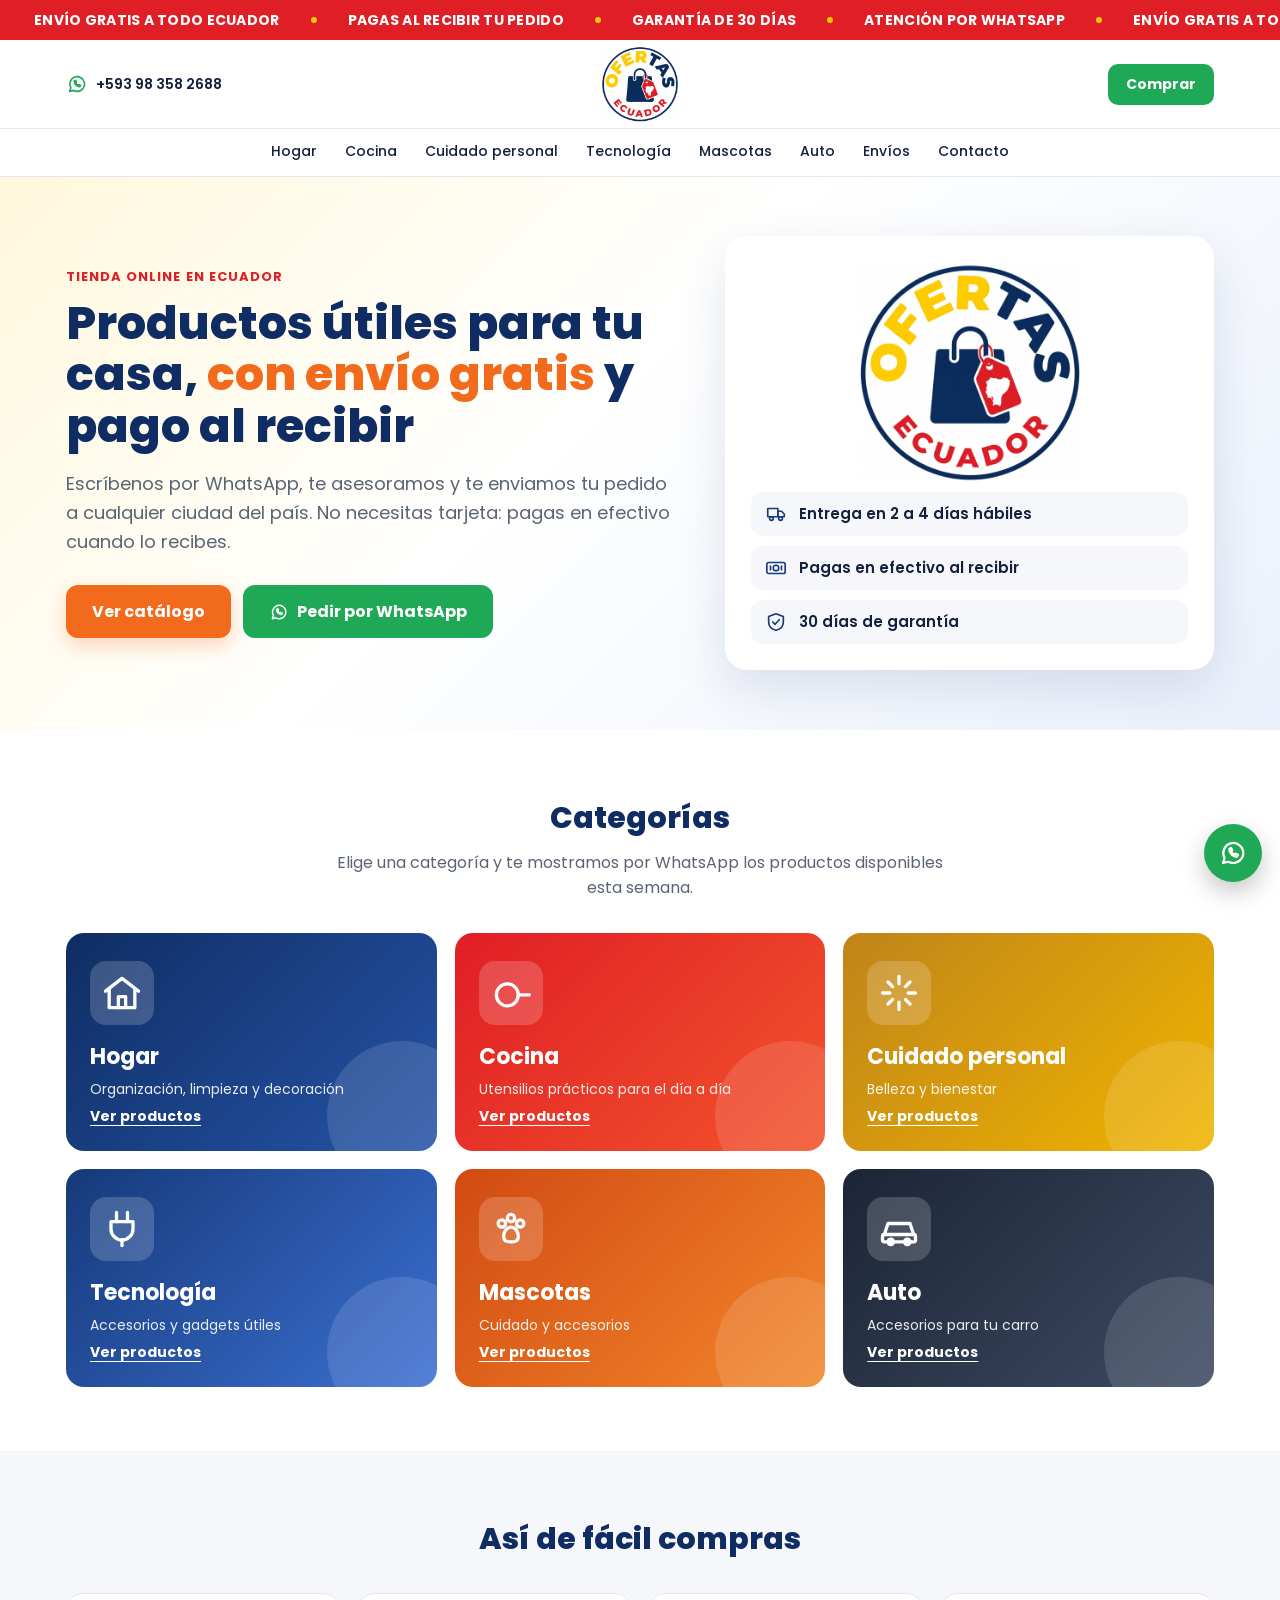
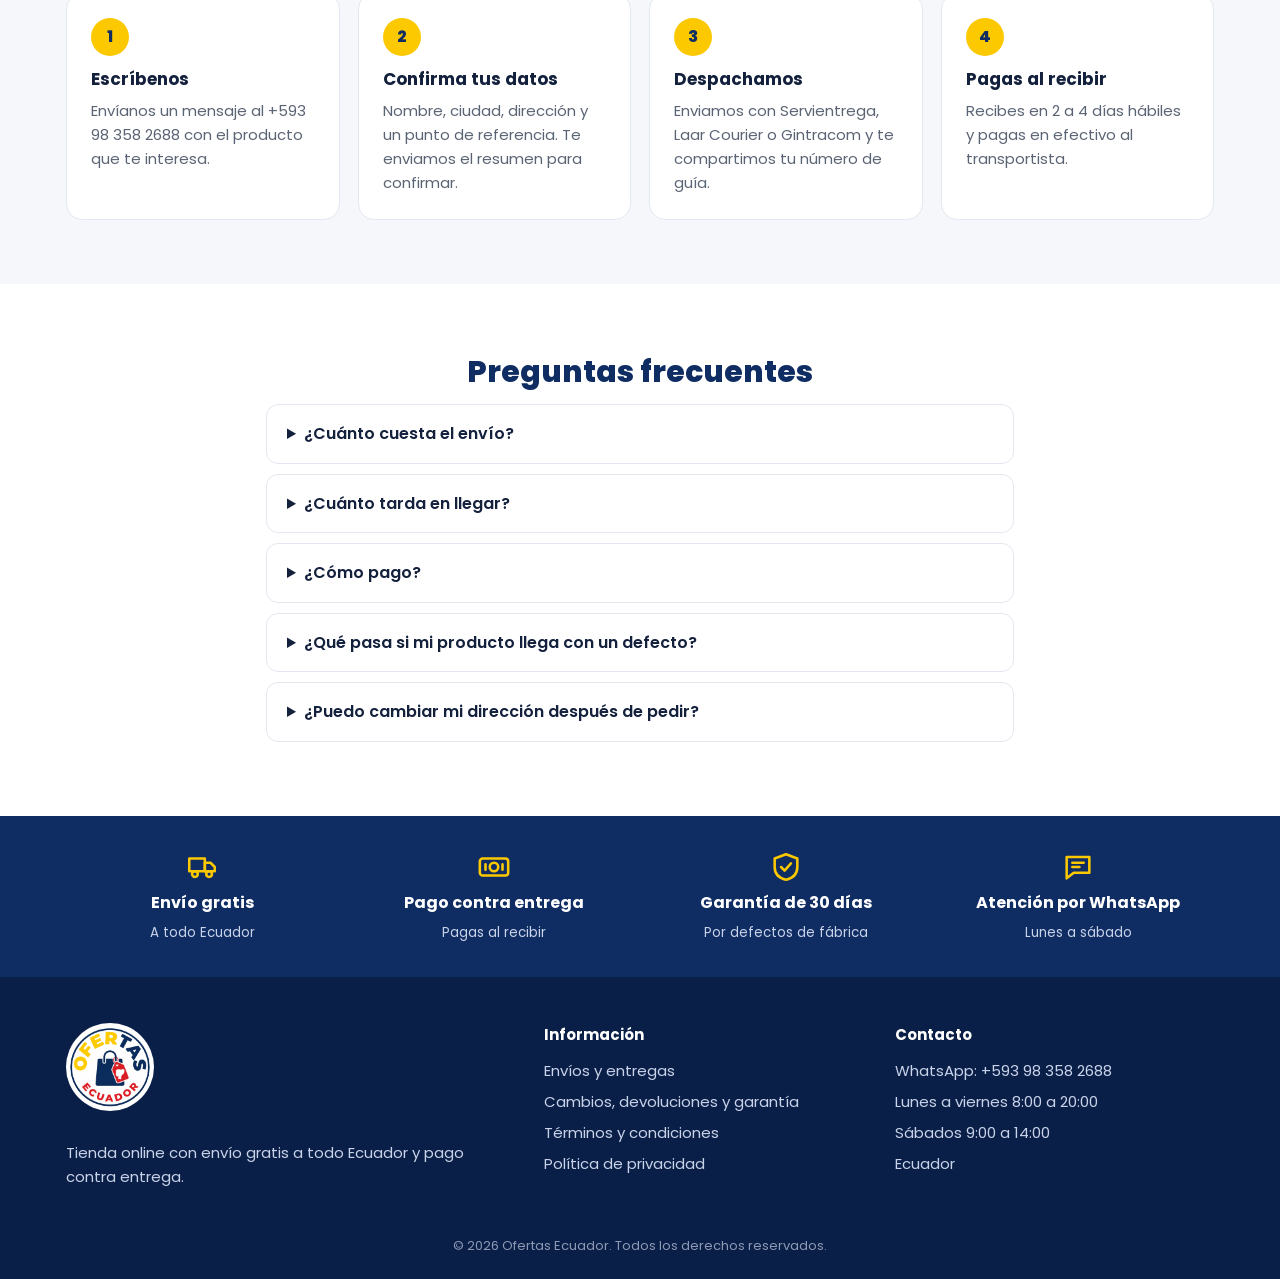
<file: index.html>
<!DOCTYPE html>
<html lang="es-EC">
<head>
<meta charset="utf-8">
<meta name="viewport" content="width=device-width, initial-scale=1">
<meta name="facebook-domain-verification" content="g6vfticiif0der3hz5231vrbm8hq7d" />
<title>Ofertas Ecuador | Envío gratis y pago contra entrega</title>
<meta name="description" content="Ofertas Ecuador: productos para el hogar, cocina, cuidado personal, tecnología, mascotas y auto con envío gratis a todo Ecuador y pago contra entrega.">
<link rel="icon" type="image/png" href="/favicon.png">
<link rel="preconnect" href="https://fonts.googleapis.com"><link rel="preconnect" href="https://fonts.gstatic.com" crossorigin>
<link href="https://fonts.googleapis.com/css2?family=Poppins:wght@400;500;600;700;800&display=swap" rel="stylesheet">
<link rel="stylesheet" href="/styles.css">
</head>
<body>
<div class="ticker" aria-label="Beneficios"><div class="ticker-track"><span>Envío gratis a todo Ecuador</span><span>Pagas al recibir tu pedido</span><span>Garantía de 30 días</span><span>Atención por WhatsApp</span><span>Envío gratis a todo Ecuador</span><span>Pagas al recibir tu pedido</span><span>Garantía de 30 días</span><span>Atención por WhatsApp</span><span>Envío gratis a todo Ecuador</span><span>Pagas al recibir tu pedido</span><span>Garantía de 30 días</span><span>Atención por WhatsApp</span><span>Envío gratis a todo Ecuador</span><span>Pagas al recibir tu pedido</span><span>Garantía de 30 días</span><span>Atención por WhatsApp</span></div></div>
<header class="header">
  <div class="wrap header-in">
    <a class="hdr-wa" href="https://wa.me/593983582688" target="_blank" rel="noopener"><svg class="ico" width="22" height="22" viewBox="0 0 24 24" fill="none" stroke="currentColor" stroke-width="1.8" stroke-linecap="round" stroke-linejoin="round" aria-hidden="true"><path d="M4 20l1.3-4A8 8 0 1112 20a8 8 0 01-3.8-1z"/><path d="M9 9c0 3 3 6 6 6l1-1.5-2-1-1 .8c-1-.5-2-1.5-2.4-2.4l.8-1-1-2z"/></svg><span>+593 98 358 2688</span></a>
    <a href="/" class="logo" aria-label="Ofertas Ecuador, inicio"><img src="/logo.png" alt="Ofertas Ecuador" width="76" height="76"></a>
    <a class="btn btn-wa sm" href="https://wa.me/593983582688?text=Hola,%20quiero%20hacer%20un%20pedido" target="_blank" rel="noopener">Comprar</a>
  </div>
  <nav class="catnav"><div class="wrap"><a href="/#categorias">Hogar</a><a href="/#categorias">Cocina</a><a href="/#categorias">Cuidado personal</a><a href="/#categorias">Tecnología</a><a href="/#categorias">Mascotas</a><a href="/#categorias">Auto</a><a href="/envios.html">Envíos</a><a href="/contacto.html">Contacto</a></div></nav>
</header>

<main>
<section class="hero">
  <div class="wrap hero-in">
    <div class="hero-copy">
      <p class="eyebrow">Tienda online en Ecuador</p>
      <h1>Productos útiles para tu casa, <span>con envío gratis</span> y pago al recibir</h1>
      <p class="lead">Escríbenos por WhatsApp, te asesoramos y te enviamos tu pedido a cualquier ciudad del país. No necesitas tarjeta: pagas en efectivo cuando lo recibes.</p>
      <div class="cta">
        <a class="btn btn-main" href="#categorias">Ver catálogo</a>
        <a class="btn btn-wa" href="https://wa.me/593983582688?text=Hola,%20quiero%20hacer%20un%20pedido" target="_blank" rel="noopener"><svg class="ico" width="20" height="20" viewBox="0 0 24 24" fill="none" stroke="currentColor" stroke-width="1.8" stroke-linecap="round" stroke-linejoin="round" aria-hidden="true"><path d="M4 20l1.3-4A8 8 0 1112 20a8 8 0 01-3.8-1z"/><path d="M9 9c0 3 3 6 6 6l1-1.5-2-1-1 .8c-1-.5-2-1.5-2.4-2.4l.8-1-1-2z"/></svg> Pedir por WhatsApp</a>
      </div>
    </div>
    <div class="hero-card">
      <img src="/logo.png" alt="Ofertas Ecuador" width="300" height="300">
      <ul>
        <li><svg class="ico" width="22" height="22" viewBox="0 0 24 24" fill="none" stroke="currentColor" stroke-width="1.8" stroke-linecap="round" stroke-linejoin="round" aria-hidden="true"><path d="M3 6h11v9H3z"/><path d="M14 9h4l3 3v3h-7z"/><circle cx="7" cy="17" r="2"/><circle cx="17" cy="17" r="2"/></svg> Entrega en 2 a 4 días hábiles</li>
        <li><svg class="ico" width="22" height="22" viewBox="0 0 24 24" fill="none" stroke="currentColor" stroke-width="1.8" stroke-linecap="round" stroke-linejoin="round" aria-hidden="true"><rect x="2" y="6" width="20" height="12" rx="2"/><circle cx="12" cy="12" r="3"/><path d="M6 10v4M18 10v4"/></svg> Pagas en efectivo al recibir</li>
        <li><svg class="ico" width="22" height="22" viewBox="0 0 24 24" fill="none" stroke="currentColor" stroke-width="1.8" stroke-linecap="round" stroke-linejoin="round" aria-hidden="true"><path d="M12 3l8 3v6c0 5-3.5 8-8 9-4.5-1-8-4-8-9V6z"/><path d="M8.5 12l2.5 2.5 4.5-5"/></svg> 30 días de garantía</li>
      </ul>
    </div>
  </div>
</section>

<section id="categorias" class="section">
  <div class="wrap">
    <h2 class="center">Categorías</h2>
    <p class="sub center">Elige una categoría y te mostramos por WhatsApp los productos disponibles esta semana.</p>
    <div class="cats">
      <a class="cat c0" href="https://wa.me/593983582688?text=Hola,%20quiero%20ver%20productos%20de%20hogar" target="_blank" rel="noopener"><div class="cat-ic"><svg class="ico" width="44" height="44" viewBox="0 0 24 24" fill="none" stroke="currentColor" stroke-width="1.8" stroke-linecap="round" stroke-linejoin="round" aria-hidden="true"><path d="M3 11l9-7 9 7"/><path d="M5 10v10h14V10"/><path d="M10 20v-6h4v6"/></svg></div><b>Hogar</b><small>Organización, limpieza y decoración</small><span class="cat-go">Ver productos</span></a><a class="cat c1" href="https://wa.me/593983582688?text=Hola,%20quiero%20ver%20productos%20de%20cocina" target="_blank" rel="noopener"><div class="cat-ic"><svg class="ico" width="44" height="44" viewBox="0 0 24 24" fill="none" stroke="currentColor" stroke-width="1.8" stroke-linecap="round" stroke-linejoin="round" aria-hidden="true"><circle cx="10" cy="13" r="6"/><path d="M16 13h6"/></svg></div><b>Cocina</b><small>Utensilios prácticos para el día a día</small><span class="cat-go">Ver productos</span></a><a class="cat c2" href="https://wa.me/593983582688?text=Hola,%20quiero%20ver%20productos%20de%20cuidado%20personal" target="_blank" rel="noopener"><div class="cat-ic"><svg class="ico" width="44" height="44" viewBox="0 0 24 24" fill="none" stroke="currentColor" stroke-width="1.8" stroke-linecap="round" stroke-linejoin="round" aria-hidden="true"><path d="M12 3v4M12 17v4M3 12h4M17 12h4M6 6l2.5 2.5M15.5 15.5L18 18M6 18l2.5-2.5M15.5 8.5L18 6"/></svg></div><b>Cuidado personal</b><small>Belleza y bienestar</small><span class="cat-go">Ver productos</span></a><a class="cat c3" href="https://wa.me/593983582688?text=Hola,%20quiero%20ver%20productos%20de%20tecnología" target="_blank" rel="noopener"><div class="cat-ic"><svg class="ico" width="44" height="44" viewBox="0 0 24 24" fill="none" stroke="currentColor" stroke-width="1.8" stroke-linecap="round" stroke-linejoin="round" aria-hidden="true"><path d="M9 3v5M15 3v5"/><path d="M6 8h12v4a6 6 0 01-12 0z"/><path d="M12 18v3"/></svg></div><b>Tecnología</b><small>Accesorios y gadgets útiles</small><span class="cat-go">Ver productos</span></a><a class="cat c4" href="https://wa.me/593983582688?text=Hola,%20quiero%20ver%20productos%20de%20mascotas" target="_blank" rel="noopener"><div class="cat-ic"><svg class="ico" width="44" height="44" viewBox="0 0 24 24" fill="none" stroke="currentColor" stroke-width="1.8" stroke-linecap="round" stroke-linejoin="round" aria-hidden="true"><circle cx="7" cy="9" r="2"/><circle cx="12" cy="6" r="2"/><circle cx="17" cy="9" r="2"/><path d="M8 16c0-3 2-5 4-5s4 2 4 5-2 3-4 3-4 0-4-3z"/></svg></div><b>Mascotas</b><small>Cuidado y accesorios</small><span class="cat-go">Ver productos</span></a><a class="cat c5" href="https://wa.me/593983582688?text=Hola,%20quiero%20ver%20productos%20de%20auto" target="_blank" rel="noopener"><div class="cat-ic"><svg class="ico" width="44" height="44" viewBox="0 0 24 24" fill="none" stroke="currentColor" stroke-width="1.8" stroke-linecap="round" stroke-linejoin="round" aria-hidden="true"><path d="M4 15l2-6h12l2 6"/><rect x="3" y="15" width="18" height="4" rx="1"/><circle cx="7.5" cy="19" r="1.5"/><circle cx="16.5" cy="19" r="1.5"/></svg></div><b>Auto</b><small>Accesorios para tu carro</small><span class="cat-go">Ver productos</span></a>
    </div>
  </div>
</section>

<section class="section alt">
  <div class="wrap">
    <h2 class="center">Así de fácil compras</h2>
    <ol class="steps">
      <li><span class="num">1</span><b>Escríbenos</b><p>Envíanos un mensaje al +593 98 358 2688 con el producto que te interesa.</p></li>
      <li><span class="num">2</span><b>Confirma tus datos</b><p>Nombre, ciudad, dirección y un punto de referencia. Te enviamos el resumen para confirmar.</p></li>
      <li><span class="num">3</span><b>Despachamos</b><p>Enviamos con Servientrega, Laar Courier o Gintracom y te compartimos tu número de guía.</p></li>
      <li><span class="num">4</span><b>Pagas al recibir</b><p>Recibes en 2 a 4 días hábiles y pagas en efectivo al transportista.</p></li>
    </ol>
  </div>
</section>

<section id="preguntas" class="section">
  <div class="wrap narrow">
    <h2 class="center">Preguntas frecuentes</h2>
    <details><summary>¿Cuánto cuesta el envío?</summary><p>El envío es gratis a todas las ciudades de Ecuador con cobertura de nuestras transportadoras.</p></details>
    <details><summary>¿Cuánto tarda en llegar?</summary><p>Entre 2 y 4 días hábiles desde que confirmas tu pedido. Las entregas son de lunes a viernes de 9:00 a 18:00 y sábados de 9:00 a 14:00.</p></details>
    <details><summary>¿Cómo pago?</summary><p>En efectivo al recibir tu pedido. No necesitas tarjeta ni pagar por adelantado.</p></details>
    <details><summary>¿Qué pasa si mi producto llega con un defecto?</summary><p>Tienes 30 días de garantía por defectos de fábrica. Escríbenos con una foto o video y lo solucionamos. Revisa la <a href="/devoluciones.html">política de cambios y devoluciones</a>.</p></details>
    <details><summary>¿Puedo cambiar mi dirección después de pedir?</summary><p>Sí, mientras el pedido no haya sido despachado. Escríbenos por WhatsApp y la actualizamos.</p></details>
  </div>
</section>
</main>
<section class="trustbar">
  <div class="wrap trust-grid">
    <div><svg class="ico" width="34" height="34" viewBox="0 0 24 24" fill="none" stroke="currentColor" stroke-width="1.8" stroke-linecap="round" stroke-linejoin="round" aria-hidden="true"><path d="M3 6h11v9H3z"/><path d="M14 9h4l3 3v3h-7z"/><circle cx="7" cy="17" r="2"/><circle cx="17" cy="17" r="2"/></svg><b>Envío gratis</b><small>A todo Ecuador</small></div>
    <div><svg class="ico" width="34" height="34" viewBox="0 0 24 24" fill="none" stroke="currentColor" stroke-width="1.8" stroke-linecap="round" stroke-linejoin="round" aria-hidden="true"><rect x="2" y="6" width="20" height="12" rx="2"/><circle cx="12" cy="12" r="3"/><path d="M6 10v4M18 10v4"/></svg><b>Pago contra entrega</b><small>Pagas al recibir</small></div>
    <div><svg class="ico" width="34" height="34" viewBox="0 0 24 24" fill="none" stroke="currentColor" stroke-width="1.8" stroke-linecap="round" stroke-linejoin="round" aria-hidden="true"><path d="M12 3l8 3v6c0 5-3.5 8-8 9-4.5-1-8-4-8-9V6z"/><path d="M8.5 12l2.5 2.5 4.5-5"/></svg><b>Garantía de 30 días</b><small>Por defectos de fábrica</small></div>
    <div><svg class="ico" width="34" height="34" viewBox="0 0 24 24" fill="none" stroke="currentColor" stroke-width="1.8" stroke-linecap="round" stroke-linejoin="round" aria-hidden="true"><path d="M4 5h16v11H9l-5 4z"/><path d="M8 9h8M8 12h5"/></svg><b>Atención por WhatsApp</b><small>Lunes a sábado</small></div>
  </div>
</section>
<footer class="footer">
  <div class="wrap foot-in">
    <div>
      <img src="/logo.png" alt="Ofertas Ecuador" width="88" height="88" class="foot-logo">
      <p>Tienda online con envío gratis a todo Ecuador y pago contra entrega.</p>
    </div>
    <div>
      <h4>Información</h4>
      <a href="/envios.html">Envíos y entregas</a>
      <a href="/devoluciones.html">Cambios, devoluciones y garantía</a>
      <a href="/terminos.html">Términos y condiciones</a>
      <a href="/privacidad.html">Política de privacidad</a>
    </div>
    <div>
      <h4>Contacto</h4>
      <a href="https://wa.me/593983582688" target="_blank" rel="noopener">WhatsApp: +593 98 358 2688</a>
      <span>Lunes a viernes 8:00 a 20:00</span>
      <span>Sábados 9:00 a 14:00</span>
      <span>Ecuador</span>
    </div>
  </div>
  <p class="copy">© 2026 Ofertas Ecuador. Todos los derechos reservados.</p>
</footer>
<a class="float-wa" href="https://wa.me/593983582688?text=Hola,%20tengo%20una%20consulta" target="_blank" rel="noopener" aria-label="Escribir por WhatsApp"><svg class="ico" width="30" height="30" viewBox="0 0 24 24" fill="none" stroke="currentColor" stroke-width="1.8" stroke-linecap="round" stroke-linejoin="round" aria-hidden="true"><path d="M4 20l1.3-4A8 8 0 1112 20a8 8 0 01-3.8-1z"/><path d="M9 9c0 3 3 6 6 6l1-1.5-2-1-1 .8c-1-.5-2-1.5-2.4-2.4l.8-1-1-2z"/></svg></a>
</body>
</html>
</file>
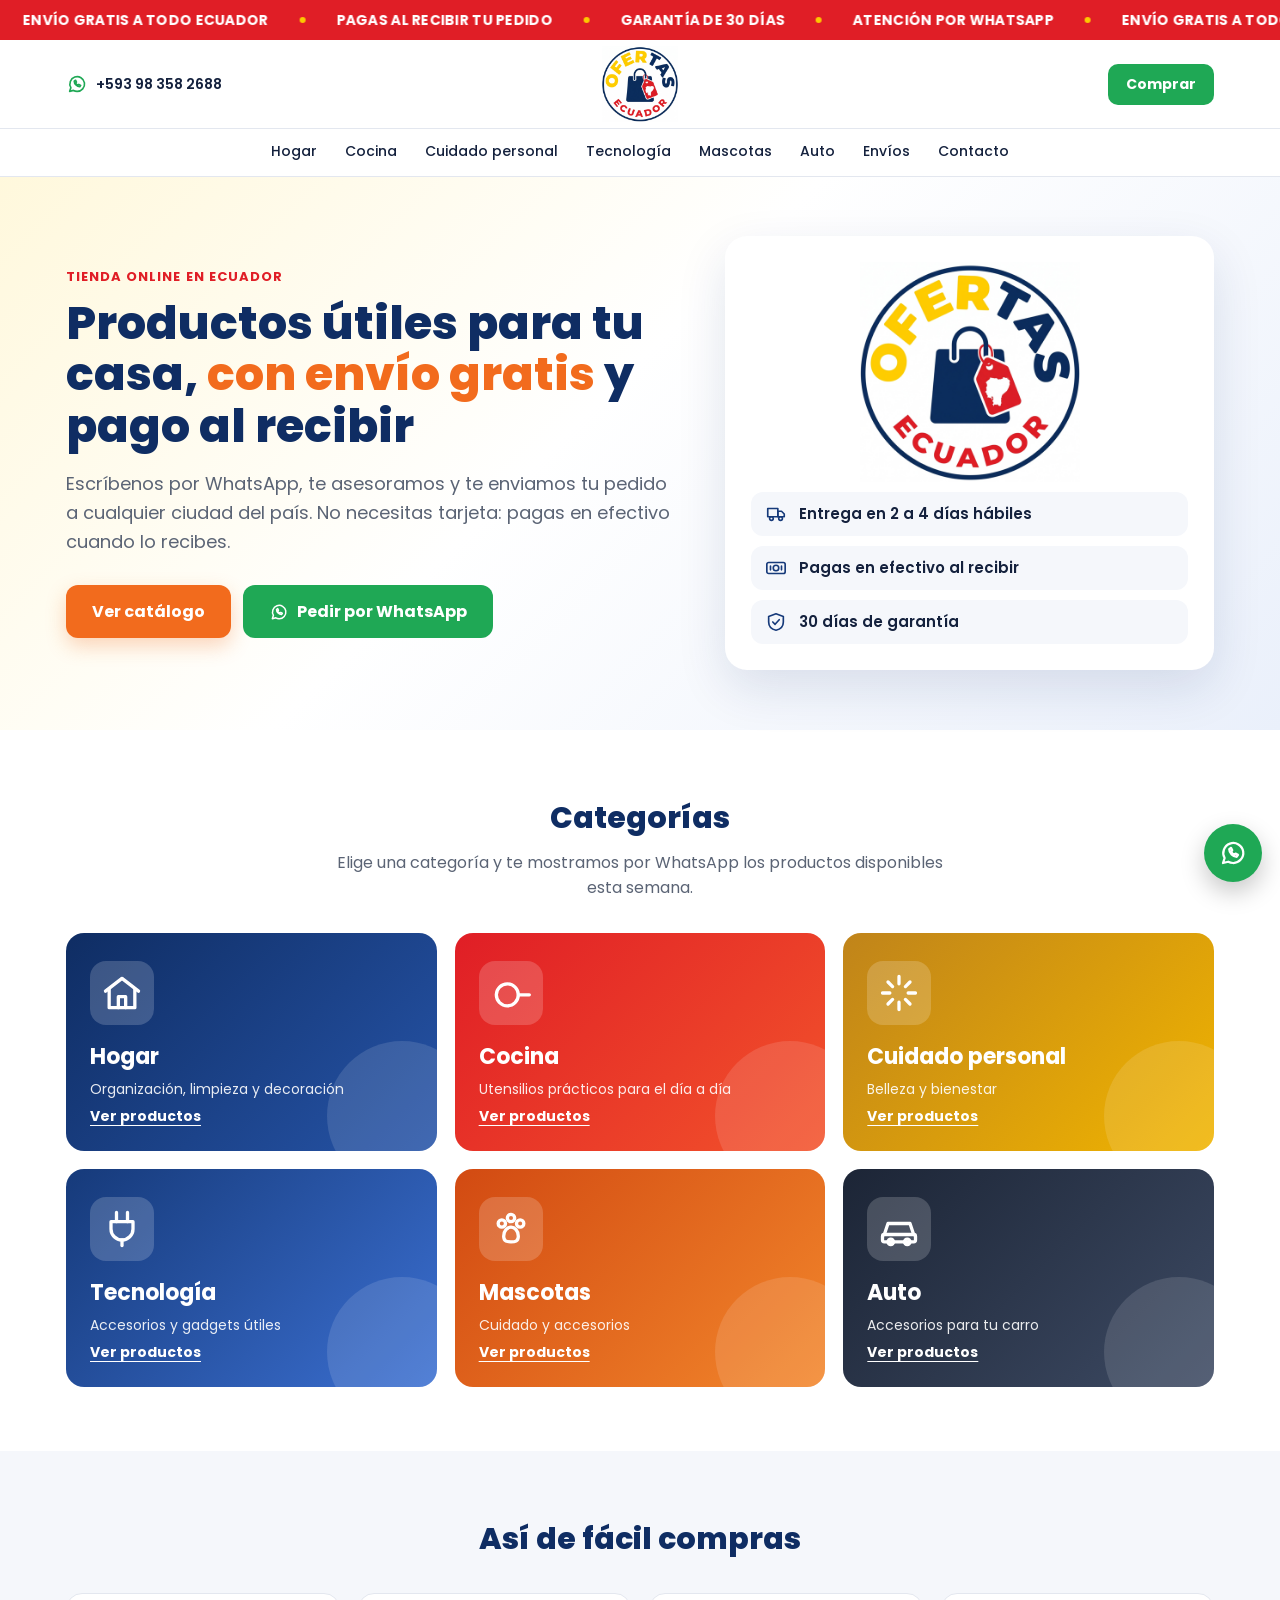
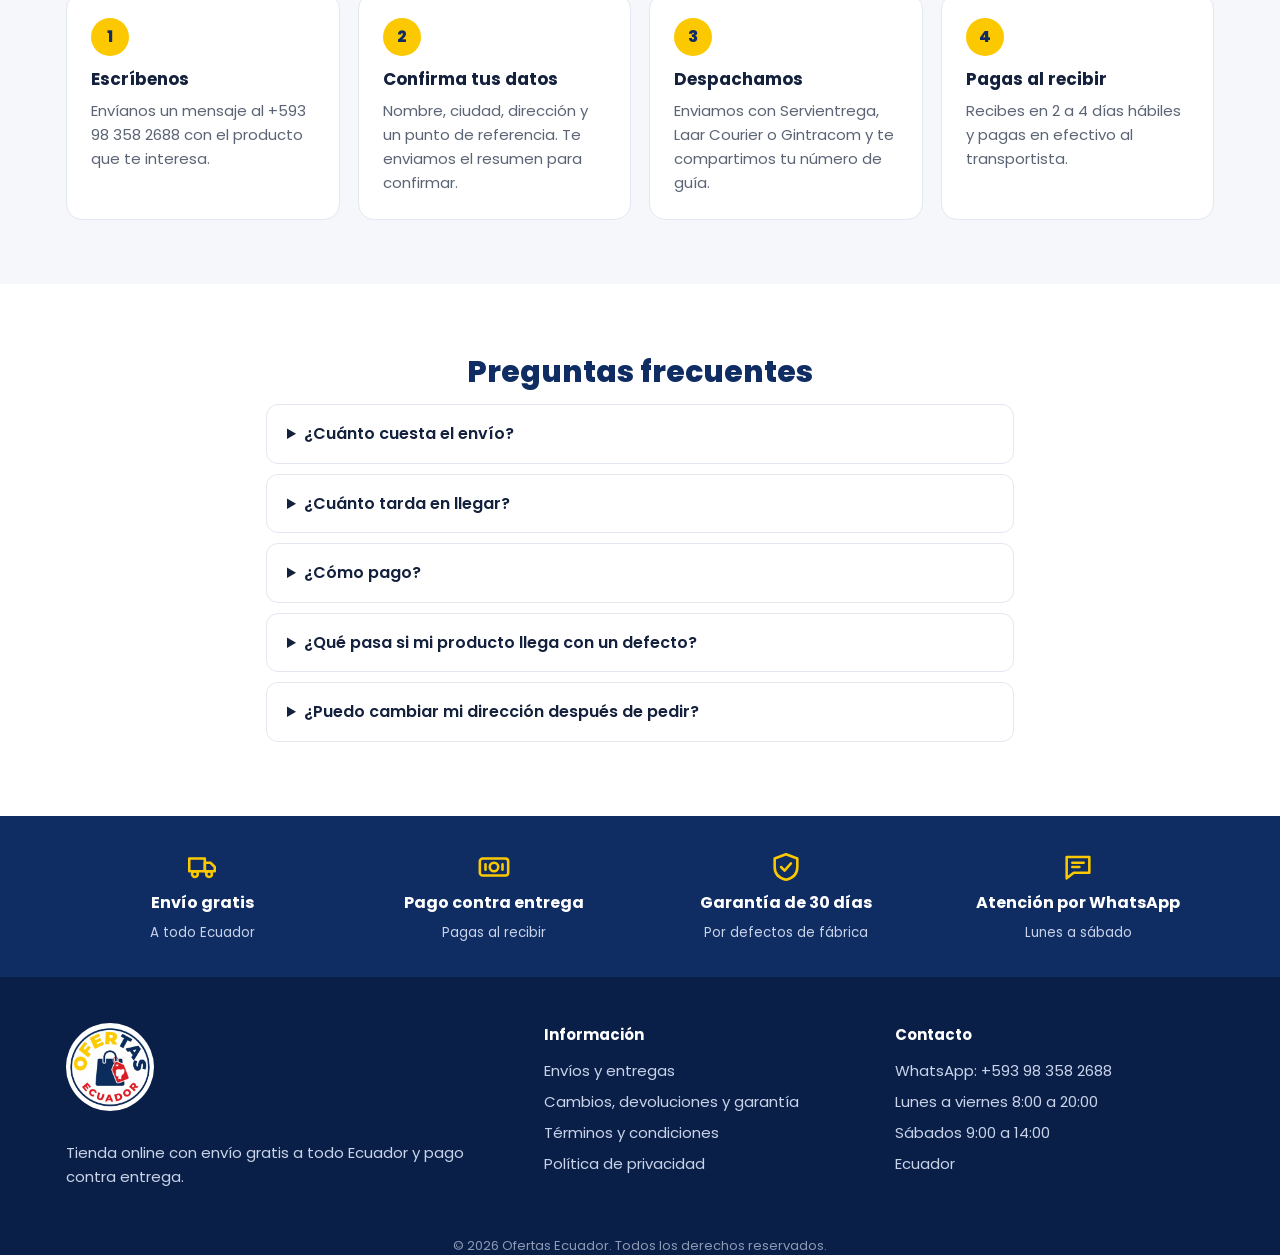
<file: lander/index.html>
<!DOCTYPE html><html lang="es"><head><meta charset="utf-8"><meta http-equiv="refresh" content="0; url=/"><link rel="canonical" href="https://ofertasecuador.shop/"><title>Ofertas Ecuador</title></head><body><a href="/">Ir a Ofertas Ecuador</a></body></html>
</file>
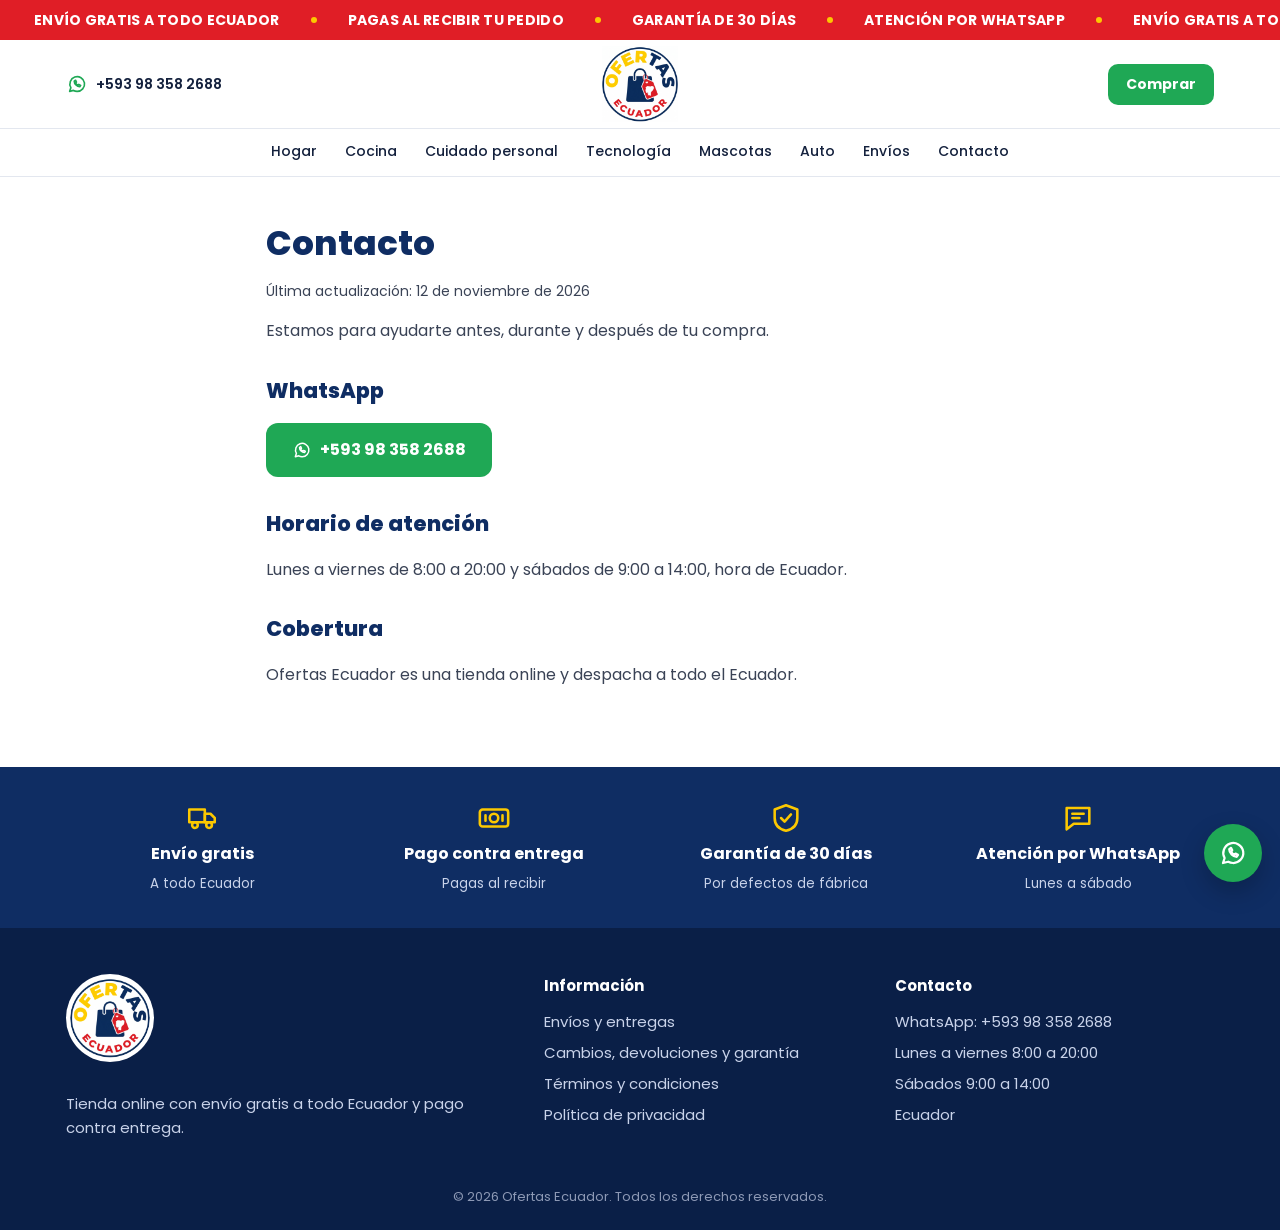
<file: contacto.html>
<!DOCTYPE html>
<html lang="es-EC">
<head>
<meta charset="utf-8">
<meta name="viewport" content="width=device-width, initial-scale=1">
<title>Contacto | Ofertas Ecuador</title>
<meta name="description" content="Contacto de Ofertas Ecuador.">
<link rel="icon" type="image/png" href="/favicon.png">
<link rel="preconnect" href="https://fonts.googleapis.com"><link rel="preconnect" href="https://fonts.gstatic.com" crossorigin>
<link href="https://fonts.googleapis.com/css2?family=Poppins:wght@400;500;600;700;800&display=swap" rel="stylesheet">
<link rel="stylesheet" href="/styles.css">
</head>
<body>
<div class="ticker" aria-label="Beneficios"><div class="ticker-track"><span>Envío gratis a todo Ecuador</span><span>Pagas al recibir tu pedido</span><span>Garantía de 30 días</span><span>Atención por WhatsApp</span><span>Envío gratis a todo Ecuador</span><span>Pagas al recibir tu pedido</span><span>Garantía de 30 días</span><span>Atención por WhatsApp</span><span>Envío gratis a todo Ecuador</span><span>Pagas al recibir tu pedido</span><span>Garantía de 30 días</span><span>Atención por WhatsApp</span><span>Envío gratis a todo Ecuador</span><span>Pagas al recibir tu pedido</span><span>Garantía de 30 días</span><span>Atención por WhatsApp</span></div></div>
<header class="header">
  <div class="wrap header-in">
    <a class="hdr-wa" href="https://wa.me/593983582688" target="_blank" rel="noopener"><svg class="ico" width="22" height="22" viewBox="0 0 24 24" fill="none" stroke="currentColor" stroke-width="1.8" stroke-linecap="round" stroke-linejoin="round" aria-hidden="true"><path d="M4 20l1.3-4A8 8 0 1112 20a8 8 0 01-3.8-1z"/><path d="M9 9c0 3 3 6 6 6l1-1.5-2-1-1 .8c-1-.5-2-1.5-2.4-2.4l.8-1-1-2z"/></svg><span>+593 98 358 2688</span></a>
    <a href="/" class="logo" aria-label="Ofertas Ecuador, inicio"><img src="/logo.png" alt="Ofertas Ecuador" width="76" height="76"></a>
    <a class="btn btn-wa sm" href="https://wa.me/593983582688?text=Hola,%20quiero%20hacer%20un%20pedido" target="_blank" rel="noopener">Comprar</a>
  </div>
  <nav class="catnav"><div class="wrap"><a href="/#categorias">Hogar</a><a href="/#categorias">Cocina</a><a href="/#categorias">Cuidado personal</a><a href="/#categorias">Tecnología</a><a href="/#categorias">Mascotas</a><a href="/#categorias">Auto</a><a href="/envios.html">Envíos</a><a href="/contacto.html">Contacto</a></div></nav>
</header>
<main class="page"><div class="wrap narrow"><h1>Contacto</h1><p class="updated">Última actualización: 12 de noviembre de 2026</p>
<p>Estamos para ayudarte antes, durante y después de tu compra.</p>
<h2>WhatsApp</h2><p><a class="btn btn-wa" href="https://wa.me/593983582688" target="_blank" rel="noopener"><svg class="ico" width="20" height="20" viewBox="0 0 24 24" fill="none" stroke="currentColor" stroke-width="1.8" stroke-linecap="round" stroke-linejoin="round" aria-hidden="true"><path d="M4 20l1.3-4A8 8 0 1112 20a8 8 0 01-3.8-1z"/><path d="M9 9c0 3 3 6 6 6l1-1.5-2-1-1 .8c-1-.5-2-1.5-2.4-2.4l.8-1-1-2z"/></svg> +593 98 358 2688</a></p>
<h2>Horario de atención</h2><p>Lunes a viernes de 8:00 a 20:00 y sábados de 9:00 a 14:00, hora de Ecuador.</p>
<h2>Cobertura</h2><p>Ofertas Ecuador es una tienda online y despacha a todo el Ecuador.</p>
</div></main>
<section class="trustbar">
  <div class="wrap trust-grid">
    <div><svg class="ico" width="34" height="34" viewBox="0 0 24 24" fill="none" stroke="currentColor" stroke-width="1.8" stroke-linecap="round" stroke-linejoin="round" aria-hidden="true"><path d="M3 6h11v9H3z"/><path d="M14 9h4l3 3v3h-7z"/><circle cx="7" cy="17" r="2"/><circle cx="17" cy="17" r="2"/></svg><b>Envío gratis</b><small>A todo Ecuador</small></div>
    <div><svg class="ico" width="34" height="34" viewBox="0 0 24 24" fill="none" stroke="currentColor" stroke-width="1.8" stroke-linecap="round" stroke-linejoin="round" aria-hidden="true"><rect x="2" y="6" width="20" height="12" rx="2"/><circle cx="12" cy="12" r="3"/><path d="M6 10v4M18 10v4"/></svg><b>Pago contra entrega</b><small>Pagas al recibir</small></div>
    <div><svg class="ico" width="34" height="34" viewBox="0 0 24 24" fill="none" stroke="currentColor" stroke-width="1.8" stroke-linecap="round" stroke-linejoin="round" aria-hidden="true"><path d="M12 3l8 3v6c0 5-3.5 8-8 9-4.5-1-8-4-8-9V6z"/><path d="M8.5 12l2.5 2.5 4.5-5"/></svg><b>Garantía de 30 días</b><small>Por defectos de fábrica</small></div>
    <div><svg class="ico" width="34" height="34" viewBox="0 0 24 24" fill="none" stroke="currentColor" stroke-width="1.8" stroke-linecap="round" stroke-linejoin="round" aria-hidden="true"><path d="M4 5h16v11H9l-5 4z"/><path d="M8 9h8M8 12h5"/></svg><b>Atención por WhatsApp</b><small>Lunes a sábado</small></div>
  </div>
</section>
<footer class="footer">
  <div class="wrap foot-in">
    <div>
      <img src="/logo.png" alt="Ofertas Ecuador" width="88" height="88" class="foot-logo">
      <p>Tienda online con envío gratis a todo Ecuador y pago contra entrega.</p>
    </div>
    <div>
      <h4>Información</h4>
      <a href="/envios.html">Envíos y entregas</a>
      <a href="/devoluciones.html">Cambios, devoluciones y garantía</a>
      <a href="/terminos.html">Términos y condiciones</a>
      <a href="/privacidad.html">Política de privacidad</a>
    </div>
    <div>
      <h4>Contacto</h4>
      <a href="https://wa.me/593983582688" target="_blank" rel="noopener">WhatsApp: +593 98 358 2688</a>
      <span>Lunes a viernes 8:00 a 20:00</span>
      <span>Sábados 9:00 a 14:00</span>
      <span>Ecuador</span>
    </div>
  </div>
  <p class="copy">© 2026 Ofertas Ecuador. Todos los derechos reservados.</p>
</footer>
<a class="float-wa" href="https://wa.me/593983582688?text=Hola,%20tengo%20una%20consulta" target="_blank" rel="noopener" aria-label="Escribir por WhatsApp"><svg class="ico" width="30" height="30" viewBox="0 0 24 24" fill="none" stroke="currentColor" stroke-width="1.8" stroke-linecap="round" stroke-linejoin="round" aria-hidden="true"><path d="M4 20l1.3-4A8 8 0 1112 20a8 8 0 01-3.8-1z"/><path d="M9 9c0 3 3 6 6 6l1-1.5-2-1-1 .8c-1-.5-2-1.5-2.4-2.4l.8-1-1-2z"/></svg></a>
</body>
</html>
</file>
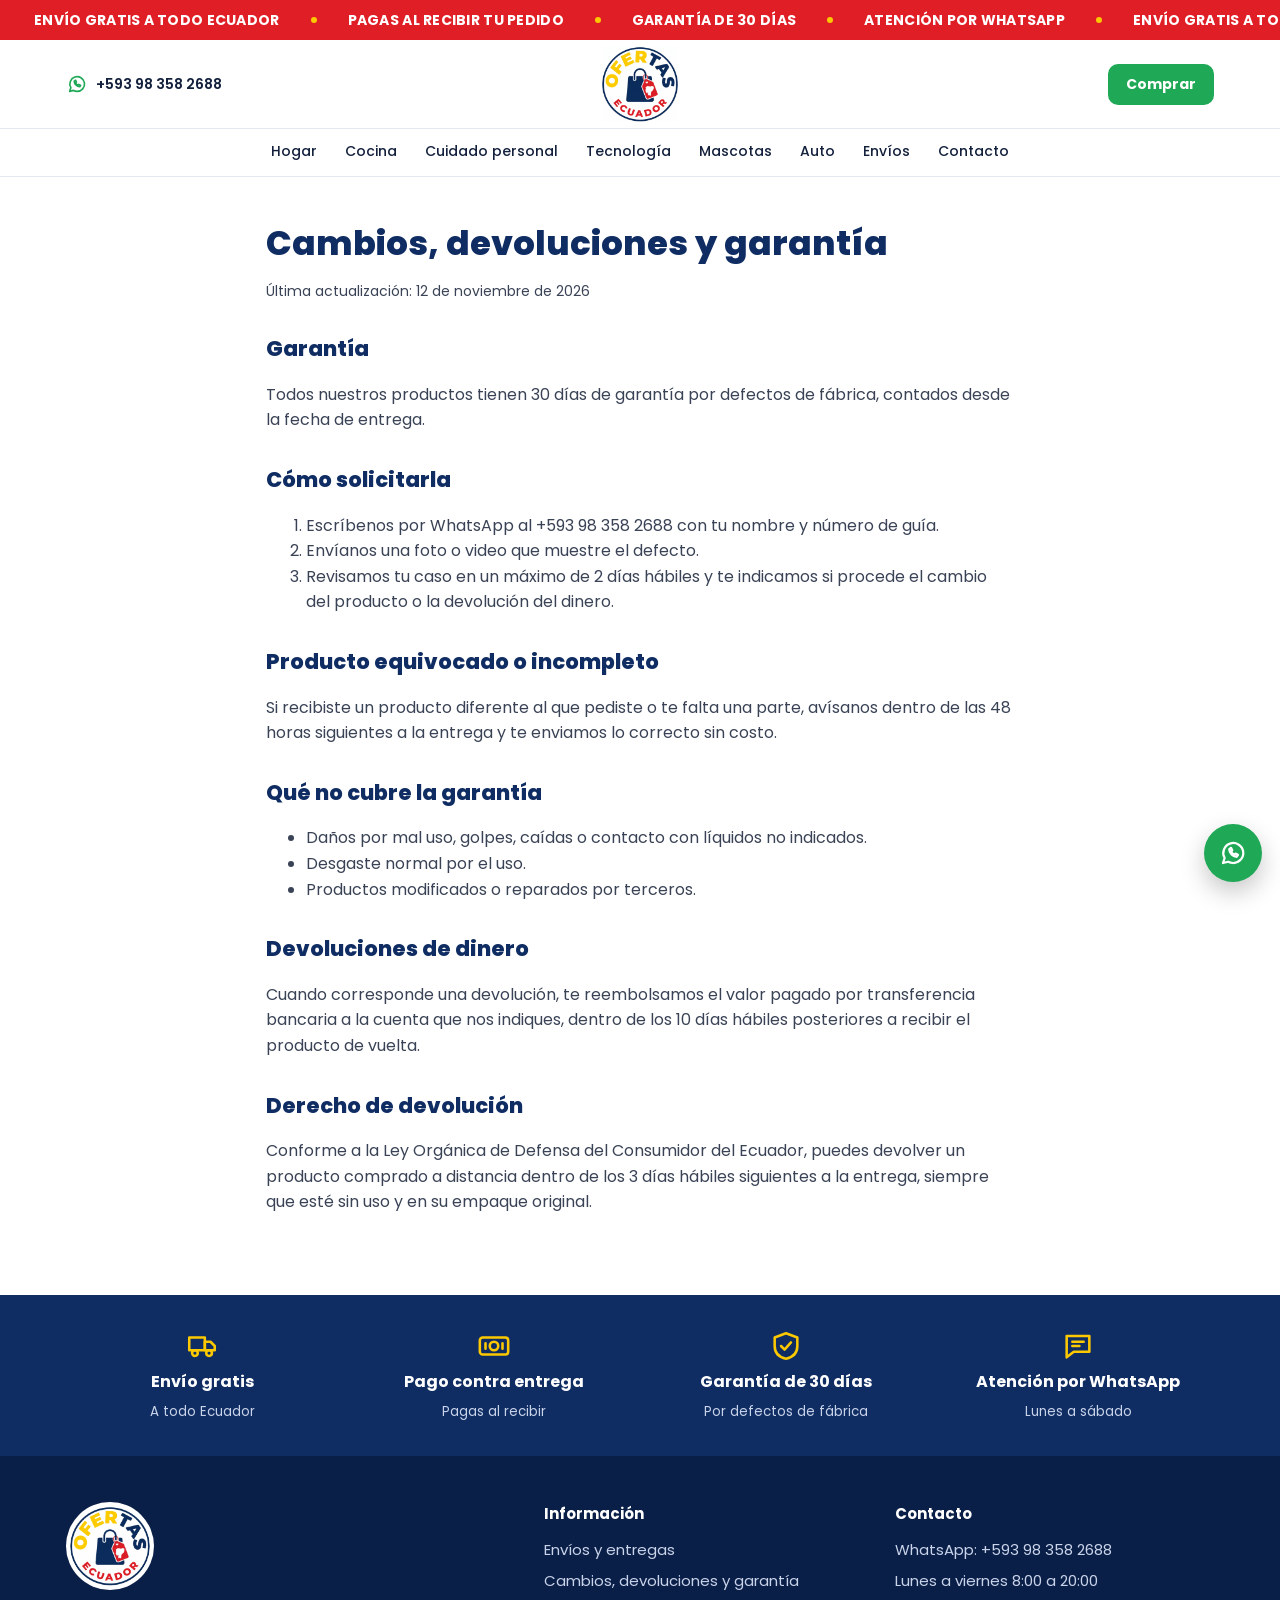
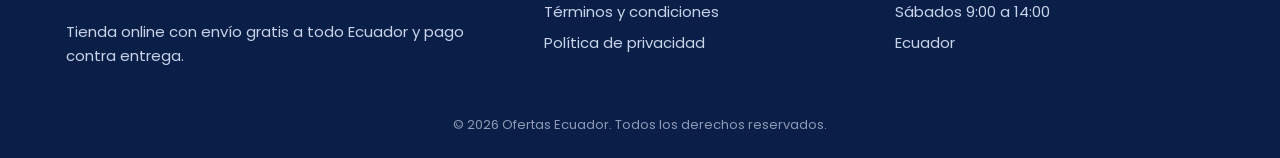
<file: devoluciones.html>
<!DOCTYPE html>
<html lang="es-EC">
<head>
<meta charset="utf-8">
<meta name="viewport" content="width=device-width, initial-scale=1">
<title>Cambios, devoluciones y garantía | Ofertas Ecuador</title>
<meta name="description" content="Cambios, devoluciones y garantía de Ofertas Ecuador.">
<link rel="icon" type="image/png" href="/favicon.png">
<link rel="preconnect" href="https://fonts.googleapis.com"><link rel="preconnect" href="https://fonts.gstatic.com" crossorigin>
<link href="https://fonts.googleapis.com/css2?family=Poppins:wght@400;500;600;700;800&display=swap" rel="stylesheet">
<link rel="stylesheet" href="/styles.css">
</head>
<body>
<div class="ticker" aria-label="Beneficios"><div class="ticker-track"><span>Envío gratis a todo Ecuador</span><span>Pagas al recibir tu pedido</span><span>Garantía de 30 días</span><span>Atención por WhatsApp</span><span>Envío gratis a todo Ecuador</span><span>Pagas al recibir tu pedido</span><span>Garantía de 30 días</span><span>Atención por WhatsApp</span><span>Envío gratis a todo Ecuador</span><span>Pagas al recibir tu pedido</span><span>Garantía de 30 días</span><span>Atención por WhatsApp</span><span>Envío gratis a todo Ecuador</span><span>Pagas al recibir tu pedido</span><span>Garantía de 30 días</span><span>Atención por WhatsApp</span></div></div>
<header class="header">
  <div class="wrap header-in">
    <a class="hdr-wa" href="https://wa.me/593983582688" target="_blank" rel="noopener"><svg class="ico" width="22" height="22" viewBox="0 0 24 24" fill="none" stroke="currentColor" stroke-width="1.8" stroke-linecap="round" stroke-linejoin="round" aria-hidden="true"><path d="M4 20l1.3-4A8 8 0 1112 20a8 8 0 01-3.8-1z"/><path d="M9 9c0 3 3 6 6 6l1-1.5-2-1-1 .8c-1-.5-2-1.5-2.4-2.4l.8-1-1-2z"/></svg><span>+593 98 358 2688</span></a>
    <a href="/" class="logo" aria-label="Ofertas Ecuador, inicio"><img src="/logo.png" alt="Ofertas Ecuador" width="76" height="76"></a>
    <a class="btn btn-wa sm" href="https://wa.me/593983582688?text=Hola,%20quiero%20hacer%20un%20pedido" target="_blank" rel="noopener">Comprar</a>
  </div>
  <nav class="catnav"><div class="wrap"><a href="/#categorias">Hogar</a><a href="/#categorias">Cocina</a><a href="/#categorias">Cuidado personal</a><a href="/#categorias">Tecnología</a><a href="/#categorias">Mascotas</a><a href="/#categorias">Auto</a><a href="/envios.html">Envíos</a><a href="/contacto.html">Contacto</a></div></nav>
</header>
<main class="page"><div class="wrap narrow"><h1>Cambios, devoluciones y garantía</h1><p class="updated">Última actualización: 12 de noviembre de 2026</p>
<h2>Garantía</h2><p>Todos nuestros productos tienen 30 días de garantía por defectos de fábrica, contados desde la fecha de entrega.</p>
<h2>Cómo solicitarla</h2><ol><li>Escríbenos por WhatsApp al +593 98 358 2688 con tu nombre y número de guía.</li><li>Envíanos una foto o video que muestre el defecto.</li><li>Revisamos tu caso en un máximo de 2 días hábiles y te indicamos si procede el cambio del producto o la devolución del dinero.</li></ol>
<h2>Producto equivocado o incompleto</h2><p>Si recibiste un producto diferente al que pediste o te falta una parte, avísanos dentro de las 48 horas siguientes a la entrega y te enviamos lo correcto sin costo.</p>
<h2>Qué no cubre la garantía</h2><ul><li>Daños por mal uso, golpes, caídas o contacto con líquidos no indicados.</li><li>Desgaste normal por el uso.</li><li>Productos modificados o reparados por terceros.</li></ul>
<h2>Devoluciones de dinero</h2><p>Cuando corresponde una devolución, te reembolsamos el valor pagado por transferencia bancaria a la cuenta que nos indiques, dentro de los 10 días hábiles posteriores a recibir el producto de vuelta.</p>
<h2>Derecho de devolución</h2><p>Conforme a la Ley Orgánica de Defensa del Consumidor del Ecuador, puedes devolver un producto comprado a distancia dentro de los 3 días hábiles siguientes a la entrega, siempre que esté sin uso y en su empaque original.</p>
</div></main>
<section class="trustbar">
  <div class="wrap trust-grid">
    <div><svg class="ico" width="34" height="34" viewBox="0 0 24 24" fill="none" stroke="currentColor" stroke-width="1.8" stroke-linecap="round" stroke-linejoin="round" aria-hidden="true"><path d="M3 6h11v9H3z"/><path d="M14 9h4l3 3v3h-7z"/><circle cx="7" cy="17" r="2"/><circle cx="17" cy="17" r="2"/></svg><b>Envío gratis</b><small>A todo Ecuador</small></div>
    <div><svg class="ico" width="34" height="34" viewBox="0 0 24 24" fill="none" stroke="currentColor" stroke-width="1.8" stroke-linecap="round" stroke-linejoin="round" aria-hidden="true"><rect x="2" y="6" width="20" height="12" rx="2"/><circle cx="12" cy="12" r="3"/><path d="M6 10v4M18 10v4"/></svg><b>Pago contra entrega</b><small>Pagas al recibir</small></div>
    <div><svg class="ico" width="34" height="34" viewBox="0 0 24 24" fill="none" stroke="currentColor" stroke-width="1.8" stroke-linecap="round" stroke-linejoin="round" aria-hidden="true"><path d="M12 3l8 3v6c0 5-3.5 8-8 9-4.5-1-8-4-8-9V6z"/><path d="M8.5 12l2.5 2.5 4.5-5"/></svg><b>Garantía de 30 días</b><small>Por defectos de fábrica</small></div>
    <div><svg class="ico" width="34" height="34" viewBox="0 0 24 24" fill="none" stroke="currentColor" stroke-width="1.8" stroke-linecap="round" stroke-linejoin="round" aria-hidden="true"><path d="M4 5h16v11H9l-5 4z"/><path d="M8 9h8M8 12h5"/></svg><b>Atención por WhatsApp</b><small>Lunes a sábado</small></div>
  </div>
</section>
<footer class="footer">
  <div class="wrap foot-in">
    <div>
      <img src="/logo.png" alt="Ofertas Ecuador" width="88" height="88" class="foot-logo">
      <p>Tienda online con envío gratis a todo Ecuador y pago contra entrega.</p>
    </div>
    <div>
      <h4>Información</h4>
      <a href="/envios.html">Envíos y entregas</a>
      <a href="/devoluciones.html">Cambios, devoluciones y garantía</a>
      <a href="/terminos.html">Términos y condiciones</a>
      <a href="/privacidad.html">Política de privacidad</a>
    </div>
    <div>
      <h4>Contacto</h4>
      <a href="https://wa.me/593983582688" target="_blank" rel="noopener">WhatsApp: +593 98 358 2688</a>
      <span>Lunes a viernes 8:00 a 20:00</span>
      <span>Sábados 9:00 a 14:00</span>
      <span>Ecuador</span>
    </div>
  </div>
  <p class="copy">© 2026 Ofertas Ecuador. Todos los derechos reservados.</p>
</footer>
<a class="float-wa" href="https://wa.me/593983582688?text=Hola,%20tengo%20una%20consulta" target="_blank" rel="noopener" aria-label="Escribir por WhatsApp"><svg class="ico" width="30" height="30" viewBox="0 0 24 24" fill="none" stroke="currentColor" stroke-width="1.8" stroke-linecap="round" stroke-linejoin="round" aria-hidden="true"><path d="M4 20l1.3-4A8 8 0 1112 20a8 8 0 01-3.8-1z"/><path d="M9 9c0 3 3 6 6 6l1-1.5-2-1-1 .8c-1-.5-2-1.5-2.4-2.4l.8-1-1-2z"/></svg></a>
</body>
</html>
</file>
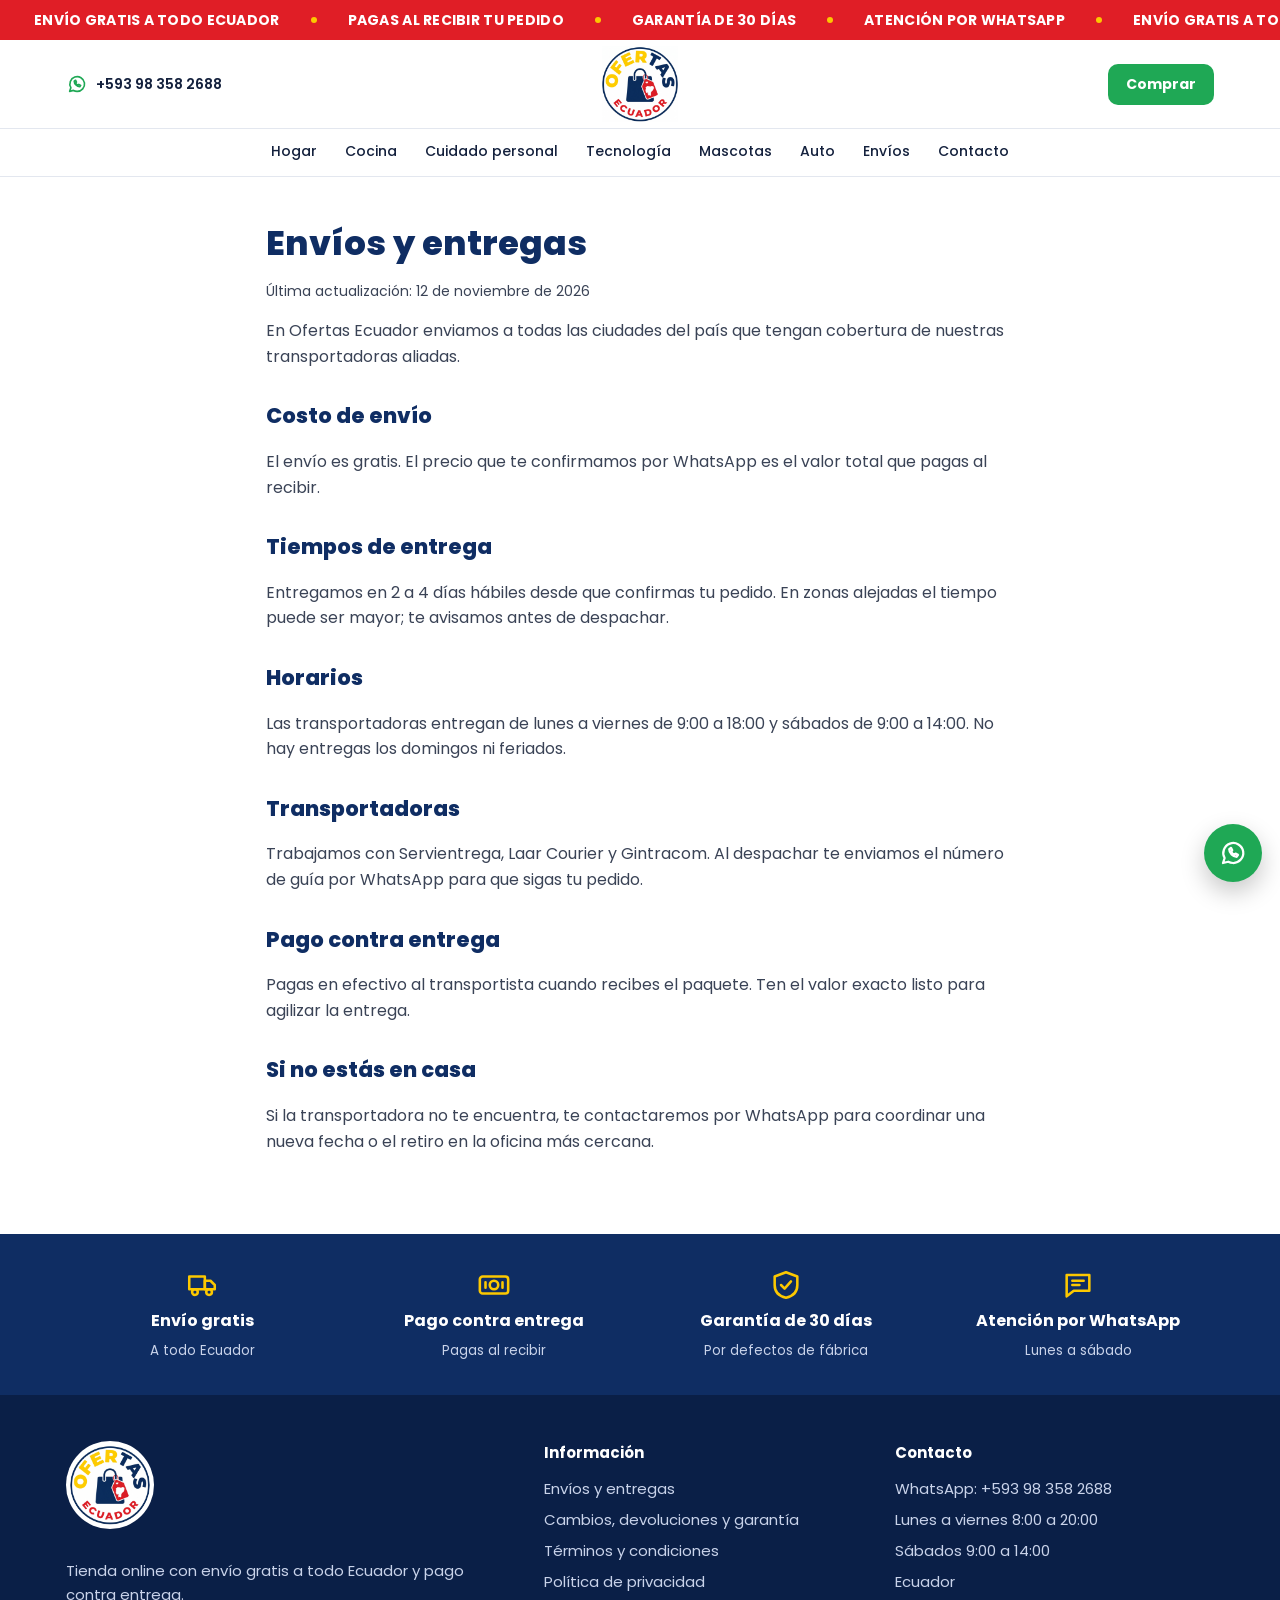
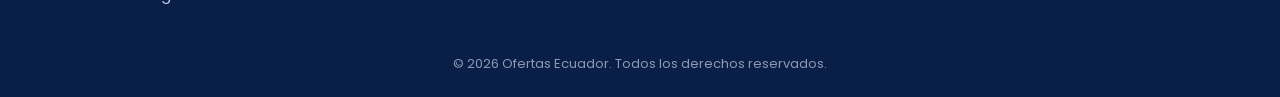
<file: envios.html>
<!DOCTYPE html>
<html lang="es-EC">
<head>
<meta charset="utf-8">
<meta name="viewport" content="width=device-width, initial-scale=1">
<title>Envíos y entregas | Ofertas Ecuador</title>
<meta name="description" content="Envíos y entregas de Ofertas Ecuador.">
<link rel="icon" type="image/png" href="/favicon.png">
<link rel="preconnect" href="https://fonts.googleapis.com"><link rel="preconnect" href="https://fonts.gstatic.com" crossorigin>
<link href="https://fonts.googleapis.com/css2?family=Poppins:wght@400;500;600;700;800&display=swap" rel="stylesheet">
<link rel="stylesheet" href="/styles.css">
</head>
<body>
<div class="ticker" aria-label="Beneficios"><div class="ticker-track"><span>Envío gratis a todo Ecuador</span><span>Pagas al recibir tu pedido</span><span>Garantía de 30 días</span><span>Atención por WhatsApp</span><span>Envío gratis a todo Ecuador</span><span>Pagas al recibir tu pedido</span><span>Garantía de 30 días</span><span>Atención por WhatsApp</span><span>Envío gratis a todo Ecuador</span><span>Pagas al recibir tu pedido</span><span>Garantía de 30 días</span><span>Atención por WhatsApp</span><span>Envío gratis a todo Ecuador</span><span>Pagas al recibir tu pedido</span><span>Garantía de 30 días</span><span>Atención por WhatsApp</span></div></div>
<header class="header">
  <div class="wrap header-in">
    <a class="hdr-wa" href="https://wa.me/593983582688" target="_blank" rel="noopener"><svg class="ico" width="22" height="22" viewBox="0 0 24 24" fill="none" stroke="currentColor" stroke-width="1.8" stroke-linecap="round" stroke-linejoin="round" aria-hidden="true"><path d="M4 20l1.3-4A8 8 0 1112 20a8 8 0 01-3.8-1z"/><path d="M9 9c0 3 3 6 6 6l1-1.5-2-1-1 .8c-1-.5-2-1.5-2.4-2.4l.8-1-1-2z"/></svg><span>+593 98 358 2688</span></a>
    <a href="/" class="logo" aria-label="Ofertas Ecuador, inicio"><img src="/logo.png" alt="Ofertas Ecuador" width="76" height="76"></a>
    <a class="btn btn-wa sm" href="https://wa.me/593983582688?text=Hola,%20quiero%20hacer%20un%20pedido" target="_blank" rel="noopener">Comprar</a>
  </div>
  <nav class="catnav"><div class="wrap"><a href="/#categorias">Hogar</a><a href="/#categorias">Cocina</a><a href="/#categorias">Cuidado personal</a><a href="/#categorias">Tecnología</a><a href="/#categorias">Mascotas</a><a href="/#categorias">Auto</a><a href="/envios.html">Envíos</a><a href="/contacto.html">Contacto</a></div></nav>
</header>
<main class="page"><div class="wrap narrow"><h1>Envíos y entregas</h1><p class="updated">Última actualización: 12 de noviembre de 2026</p>
<p>En Ofertas Ecuador enviamos a todas las ciudades del país que tengan cobertura de nuestras transportadoras aliadas.</p>
<h2>Costo de envío</h2><p>El envío es gratis. El precio que te confirmamos por WhatsApp es el valor total que pagas al recibir.</p>
<h2>Tiempos de entrega</h2><p>Entregamos en 2 a 4 días hábiles desde que confirmas tu pedido. En zonas alejadas el tiempo puede ser mayor; te avisamos antes de despachar.</p>
<h2>Horarios</h2><p>Las transportadoras entregan de lunes a viernes de 9:00 a 18:00 y sábados de 9:00 a 14:00. No hay entregas los domingos ni feriados.</p>
<h2>Transportadoras</h2><p>Trabajamos con Servientrega, Laar Courier y Gintracom. Al despachar te enviamos el número de guía por WhatsApp para que sigas tu pedido.</p>
<h2>Pago contra entrega</h2><p>Pagas en efectivo al transportista cuando recibes el paquete. Ten el valor exacto listo para agilizar la entrega.</p>
<h2>Si no estás en casa</h2><p>Si la transportadora no te encuentra, te contactaremos por WhatsApp para coordinar una nueva fecha o el retiro en la oficina más cercana.</p>
</div></main>
<section class="trustbar">
  <div class="wrap trust-grid">
    <div><svg class="ico" width="34" height="34" viewBox="0 0 24 24" fill="none" stroke="currentColor" stroke-width="1.8" stroke-linecap="round" stroke-linejoin="round" aria-hidden="true"><path d="M3 6h11v9H3z"/><path d="M14 9h4l3 3v3h-7z"/><circle cx="7" cy="17" r="2"/><circle cx="17" cy="17" r="2"/></svg><b>Envío gratis</b><small>A todo Ecuador</small></div>
    <div><svg class="ico" width="34" height="34" viewBox="0 0 24 24" fill="none" stroke="currentColor" stroke-width="1.8" stroke-linecap="round" stroke-linejoin="round" aria-hidden="true"><rect x="2" y="6" width="20" height="12" rx="2"/><circle cx="12" cy="12" r="3"/><path d="M6 10v4M18 10v4"/></svg><b>Pago contra entrega</b><small>Pagas al recibir</small></div>
    <div><svg class="ico" width="34" height="34" viewBox="0 0 24 24" fill="none" stroke="currentColor" stroke-width="1.8" stroke-linecap="round" stroke-linejoin="round" aria-hidden="true"><path d="M12 3l8 3v6c0 5-3.5 8-8 9-4.5-1-8-4-8-9V6z"/><path d="M8.5 12l2.5 2.5 4.5-5"/></svg><b>Garantía de 30 días</b><small>Por defectos de fábrica</small></div>
    <div><svg class="ico" width="34" height="34" viewBox="0 0 24 24" fill="none" stroke="currentColor" stroke-width="1.8" stroke-linecap="round" stroke-linejoin="round" aria-hidden="true"><path d="M4 5h16v11H9l-5 4z"/><path d="M8 9h8M8 12h5"/></svg><b>Atención por WhatsApp</b><small>Lunes a sábado</small></div>
  </div>
</section>
<footer class="footer">
  <div class="wrap foot-in">
    <div>
      <img src="/logo.png" alt="Ofertas Ecuador" width="88" height="88" class="foot-logo">
      <p>Tienda online con envío gratis a todo Ecuador y pago contra entrega.</p>
    </div>
    <div>
      <h4>Información</h4>
      <a href="/envios.html">Envíos y entregas</a>
      <a href="/devoluciones.html">Cambios, devoluciones y garantía</a>
      <a href="/terminos.html">Términos y condiciones</a>
      <a href="/privacidad.html">Política de privacidad</a>
    </div>
    <div>
      <h4>Contacto</h4>
      <a href="https://wa.me/593983582688" target="_blank" rel="noopener">WhatsApp: +593 98 358 2688</a>
      <span>Lunes a viernes 8:00 a 20:00</span>
      <span>Sábados 9:00 a 14:00</span>
      <span>Ecuador</span>
    </div>
  </div>
  <p class="copy">© 2026 Ofertas Ecuador. Todos los derechos reservados.</p>
</footer>
<a class="float-wa" href="https://wa.me/593983582688?text=Hola,%20tengo%20una%20consulta" target="_blank" rel="noopener" aria-label="Escribir por WhatsApp"><svg class="ico" width="30" height="30" viewBox="0 0 24 24" fill="none" stroke="currentColor" stroke-width="1.8" stroke-linecap="round" stroke-linejoin="round" aria-hidden="true"><path d="M4 20l1.3-4A8 8 0 1112 20a8 8 0 01-3.8-1z"/><path d="M9 9c0 3 3 6 6 6l1-1.5-2-1-1 .8c-1-.5-2-1.5-2.4-2.4l.8-1-1-2z"/></svg></a>
</body>
</html>
</file>
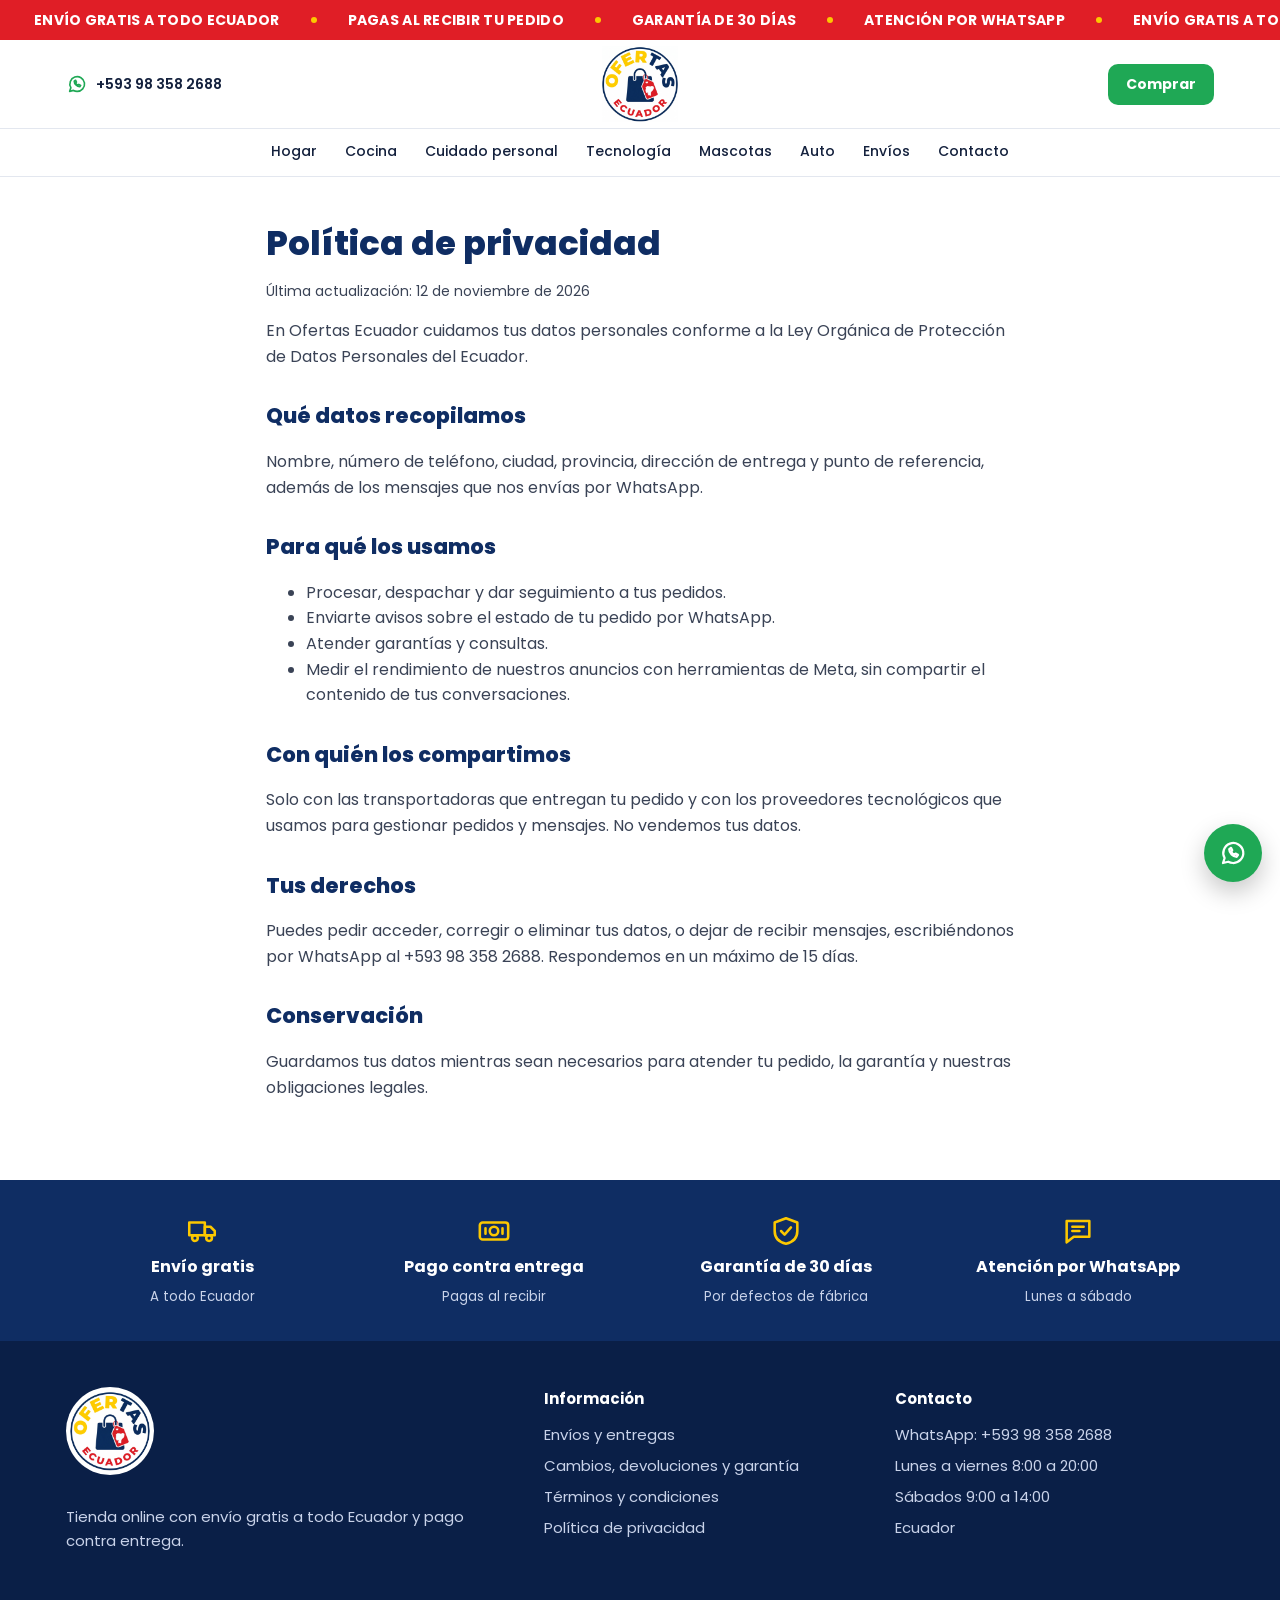
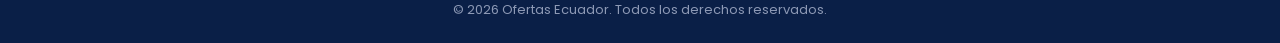
<file: privacidad.html>
<!DOCTYPE html>
<html lang="es-EC">
<head>
<meta charset="utf-8">
<meta name="viewport" content="width=device-width, initial-scale=1">
<title>Política de privacidad | Ofertas Ecuador</title>
<meta name="description" content="Política de privacidad de Ofertas Ecuador.">
<link rel="icon" type="image/png" href="/favicon.png">
<link rel="preconnect" href="https://fonts.googleapis.com"><link rel="preconnect" href="https://fonts.gstatic.com" crossorigin>
<link href="https://fonts.googleapis.com/css2?family=Poppins:wght@400;500;600;700;800&display=swap" rel="stylesheet">
<link rel="stylesheet" href="/styles.css">
</head>
<body>
<div class="ticker" aria-label="Beneficios"><div class="ticker-track"><span>Envío gratis a todo Ecuador</span><span>Pagas al recibir tu pedido</span><span>Garantía de 30 días</span><span>Atención por WhatsApp</span><span>Envío gratis a todo Ecuador</span><span>Pagas al recibir tu pedido</span><span>Garantía de 30 días</span><span>Atención por WhatsApp</span><span>Envío gratis a todo Ecuador</span><span>Pagas al recibir tu pedido</span><span>Garantía de 30 días</span><span>Atención por WhatsApp</span><span>Envío gratis a todo Ecuador</span><span>Pagas al recibir tu pedido</span><span>Garantía de 30 días</span><span>Atención por WhatsApp</span></div></div>
<header class="header">
  <div class="wrap header-in">
    <a class="hdr-wa" href="https://wa.me/593983582688" target="_blank" rel="noopener"><svg class="ico" width="22" height="22" viewBox="0 0 24 24" fill="none" stroke="currentColor" stroke-width="1.8" stroke-linecap="round" stroke-linejoin="round" aria-hidden="true"><path d="M4 20l1.3-4A8 8 0 1112 20a8 8 0 01-3.8-1z"/><path d="M9 9c0 3 3 6 6 6l1-1.5-2-1-1 .8c-1-.5-2-1.5-2.4-2.4l.8-1-1-2z"/></svg><span>+593 98 358 2688</span></a>
    <a href="/" class="logo" aria-label="Ofertas Ecuador, inicio"><img src="/logo.png" alt="Ofertas Ecuador" width="76" height="76"></a>
    <a class="btn btn-wa sm" href="https://wa.me/593983582688?text=Hola,%20quiero%20hacer%20un%20pedido" target="_blank" rel="noopener">Comprar</a>
  </div>
  <nav class="catnav"><div class="wrap"><a href="/#categorias">Hogar</a><a href="/#categorias">Cocina</a><a href="/#categorias">Cuidado personal</a><a href="/#categorias">Tecnología</a><a href="/#categorias">Mascotas</a><a href="/#categorias">Auto</a><a href="/envios.html">Envíos</a><a href="/contacto.html">Contacto</a></div></nav>
</header>
<main class="page"><div class="wrap narrow"><h1>Política de privacidad</h1><p class="updated">Última actualización: 12 de noviembre de 2026</p>
<p>En Ofertas Ecuador cuidamos tus datos personales conforme a la Ley Orgánica de Protección de Datos Personales del Ecuador.</p>
<h2>Qué datos recopilamos</h2><p>Nombre, número de teléfono, ciudad, provincia, dirección de entrega y punto de referencia, además de los mensajes que nos envías por WhatsApp.</p>
<h2>Para qué los usamos</h2><ul><li>Procesar, despachar y dar seguimiento a tus pedidos.</li><li>Enviarte avisos sobre el estado de tu pedido por WhatsApp.</li><li>Atender garantías y consultas.</li><li>Medir el rendimiento de nuestros anuncios con herramientas de Meta, sin compartir el contenido de tus conversaciones.</li></ul>
<h2>Con quién los compartimos</h2><p>Solo con las transportadoras que entregan tu pedido y con los proveedores tecnológicos que usamos para gestionar pedidos y mensajes. No vendemos tus datos.</p>
<h2>Tus derechos</h2><p>Puedes pedir acceder, corregir o eliminar tus datos, o dejar de recibir mensajes, escribiéndonos por WhatsApp al +593 98 358 2688. Respondemos en un máximo de 15 días.</p>
<h2>Conservación</h2><p>Guardamos tus datos mientras sean necesarios para atender tu pedido, la garantía y nuestras obligaciones legales.</p>
</div></main>
<section class="trustbar">
  <div class="wrap trust-grid">
    <div><svg class="ico" width="34" height="34" viewBox="0 0 24 24" fill="none" stroke="currentColor" stroke-width="1.8" stroke-linecap="round" stroke-linejoin="round" aria-hidden="true"><path d="M3 6h11v9H3z"/><path d="M14 9h4l3 3v3h-7z"/><circle cx="7" cy="17" r="2"/><circle cx="17" cy="17" r="2"/></svg><b>Envío gratis</b><small>A todo Ecuador</small></div>
    <div><svg class="ico" width="34" height="34" viewBox="0 0 24 24" fill="none" stroke="currentColor" stroke-width="1.8" stroke-linecap="round" stroke-linejoin="round" aria-hidden="true"><rect x="2" y="6" width="20" height="12" rx="2"/><circle cx="12" cy="12" r="3"/><path d="M6 10v4M18 10v4"/></svg><b>Pago contra entrega</b><small>Pagas al recibir</small></div>
    <div><svg class="ico" width="34" height="34" viewBox="0 0 24 24" fill="none" stroke="currentColor" stroke-width="1.8" stroke-linecap="round" stroke-linejoin="round" aria-hidden="true"><path d="M12 3l8 3v6c0 5-3.5 8-8 9-4.5-1-8-4-8-9V6z"/><path d="M8.5 12l2.5 2.5 4.5-5"/></svg><b>Garantía de 30 días</b><small>Por defectos de fábrica</small></div>
    <div><svg class="ico" width="34" height="34" viewBox="0 0 24 24" fill="none" stroke="currentColor" stroke-width="1.8" stroke-linecap="round" stroke-linejoin="round" aria-hidden="true"><path d="M4 5h16v11H9l-5 4z"/><path d="M8 9h8M8 12h5"/></svg><b>Atención por WhatsApp</b><small>Lunes a sábado</small></div>
  </div>
</section>
<footer class="footer">
  <div class="wrap foot-in">
    <div>
      <img src="/logo.png" alt="Ofertas Ecuador" width="88" height="88" class="foot-logo">
      <p>Tienda online con envío gratis a todo Ecuador y pago contra entrega.</p>
    </div>
    <div>
      <h4>Información</h4>
      <a href="/envios.html">Envíos y entregas</a>
      <a href="/devoluciones.html">Cambios, devoluciones y garantía</a>
      <a href="/terminos.html">Términos y condiciones</a>
      <a href="/privacidad.html">Política de privacidad</a>
    </div>
    <div>
      <h4>Contacto</h4>
      <a href="https://wa.me/593983582688" target="_blank" rel="noopener">WhatsApp: +593 98 358 2688</a>
      <span>Lunes a viernes 8:00 a 20:00</span>
      <span>Sábados 9:00 a 14:00</span>
      <span>Ecuador</span>
    </div>
  </div>
  <p class="copy">© 2026 Ofertas Ecuador. Todos los derechos reservados.</p>
</footer>
<a class="float-wa" href="https://wa.me/593983582688?text=Hola,%20tengo%20una%20consulta" target="_blank" rel="noopener" aria-label="Escribir por WhatsApp"><svg class="ico" width="30" height="30" viewBox="0 0 24 24" fill="none" stroke="currentColor" stroke-width="1.8" stroke-linecap="round" stroke-linejoin="round" aria-hidden="true"><path d="M4 20l1.3-4A8 8 0 1112 20a8 8 0 01-3.8-1z"/><path d="M9 9c0 3 3 6 6 6l1-1.5-2-1-1 .8c-1-.5-2-1.5-2.4-2.4l.8-1-1-2z"/></svg></a>
</body>
</html>
</file>
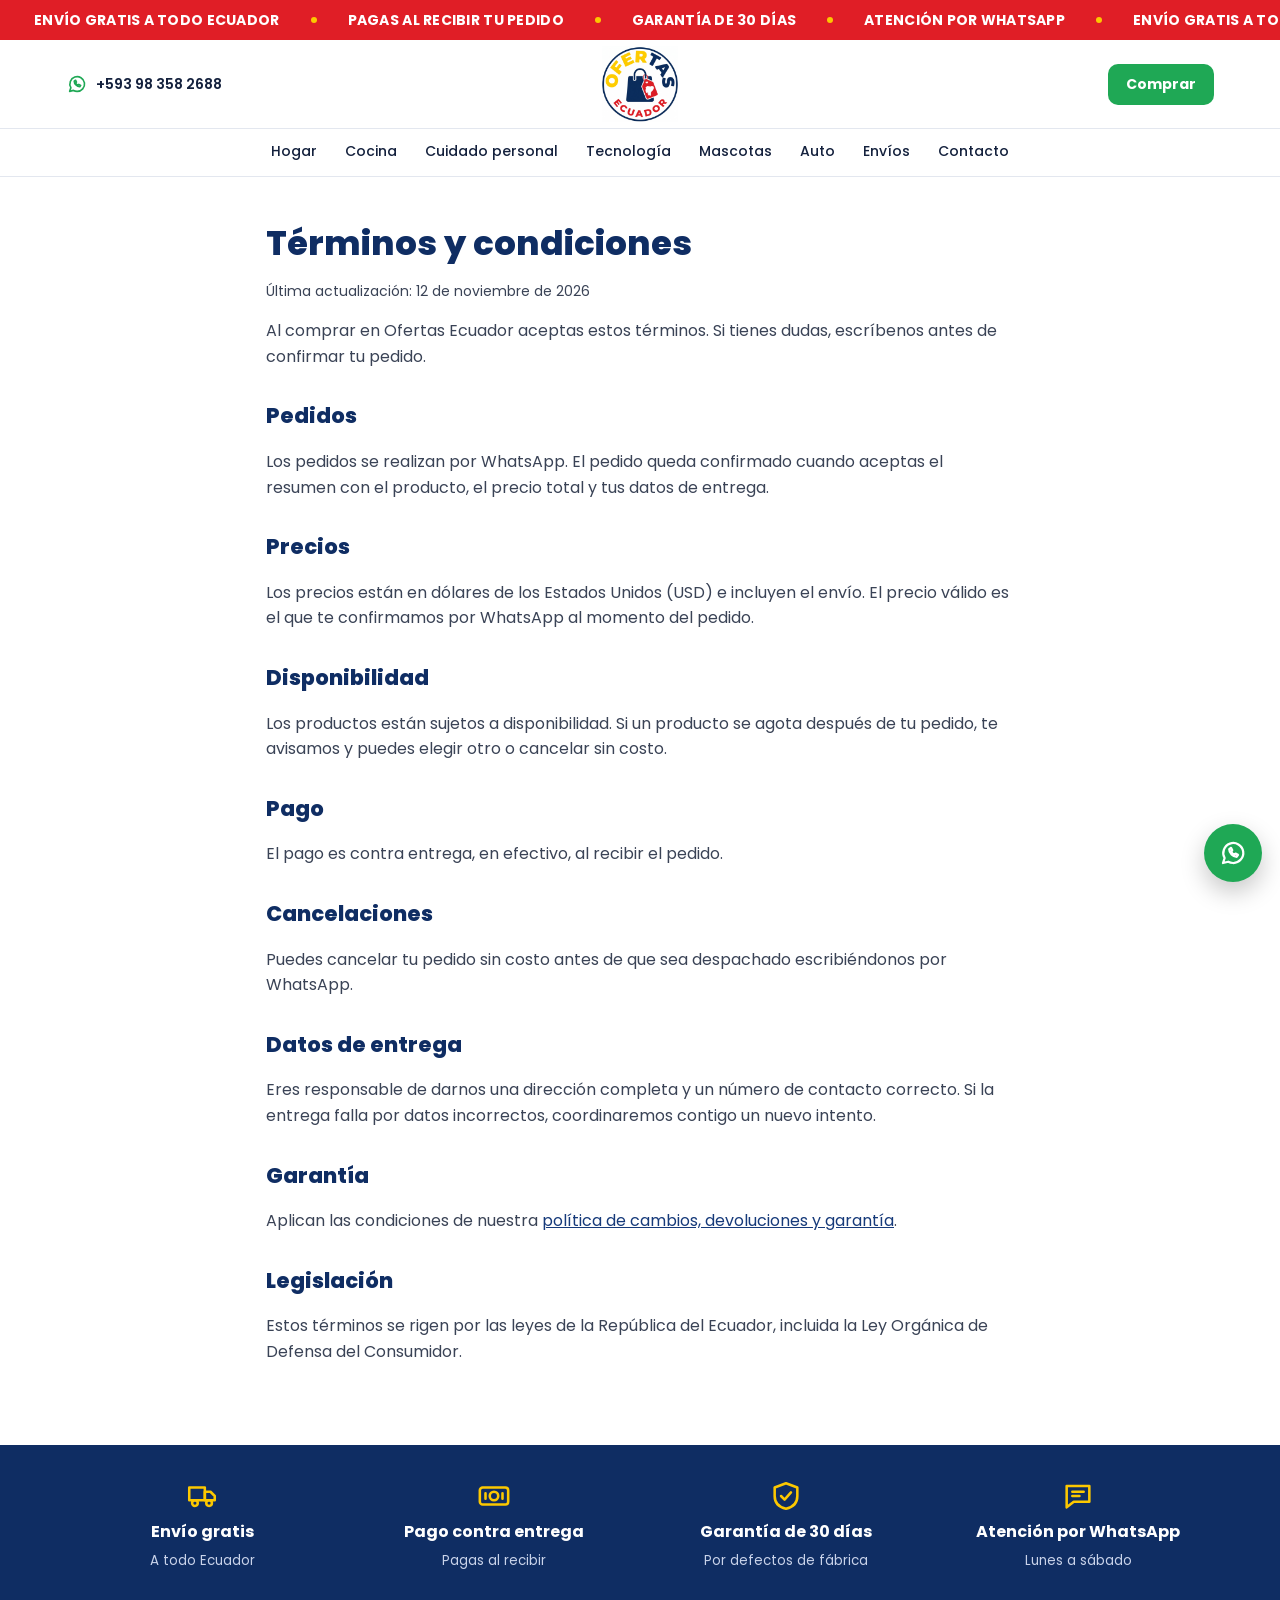
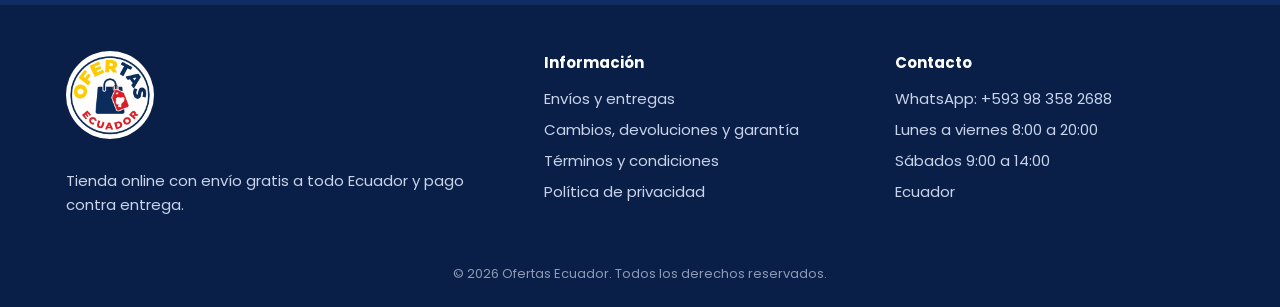
<file: terminos.html>
<!DOCTYPE html>
<html lang="es-EC">
<head>
<meta charset="utf-8">
<meta name="viewport" content="width=device-width, initial-scale=1">
<title>Términos y condiciones | Ofertas Ecuador</title>
<meta name="description" content="Términos y condiciones de Ofertas Ecuador.">
<link rel="icon" type="image/png" href="/favicon.png">
<link rel="preconnect" href="https://fonts.googleapis.com"><link rel="preconnect" href="https://fonts.gstatic.com" crossorigin>
<link href="https://fonts.googleapis.com/css2?family=Poppins:wght@400;500;600;700;800&display=swap" rel="stylesheet">
<link rel="stylesheet" href="/styles.css">
</head>
<body>
<div class="ticker" aria-label="Beneficios"><div class="ticker-track"><span>Envío gratis a todo Ecuador</span><span>Pagas al recibir tu pedido</span><span>Garantía de 30 días</span><span>Atención por WhatsApp</span><span>Envío gratis a todo Ecuador</span><span>Pagas al recibir tu pedido</span><span>Garantía de 30 días</span><span>Atención por WhatsApp</span><span>Envío gratis a todo Ecuador</span><span>Pagas al recibir tu pedido</span><span>Garantía de 30 días</span><span>Atención por WhatsApp</span><span>Envío gratis a todo Ecuador</span><span>Pagas al recibir tu pedido</span><span>Garantía de 30 días</span><span>Atención por WhatsApp</span></div></div>
<header class="header">
  <div class="wrap header-in">
    <a class="hdr-wa" href="https://wa.me/593983582688" target="_blank" rel="noopener"><svg class="ico" width="22" height="22" viewBox="0 0 24 24" fill="none" stroke="currentColor" stroke-width="1.8" stroke-linecap="round" stroke-linejoin="round" aria-hidden="true"><path d="M4 20l1.3-4A8 8 0 1112 20a8 8 0 01-3.8-1z"/><path d="M9 9c0 3 3 6 6 6l1-1.5-2-1-1 .8c-1-.5-2-1.5-2.4-2.4l.8-1-1-2z"/></svg><span>+593 98 358 2688</span></a>
    <a href="/" class="logo" aria-label="Ofertas Ecuador, inicio"><img src="/logo.png" alt="Ofertas Ecuador" width="76" height="76"></a>
    <a class="btn btn-wa sm" href="https://wa.me/593983582688?text=Hola,%20quiero%20hacer%20un%20pedido" target="_blank" rel="noopener">Comprar</a>
  </div>
  <nav class="catnav"><div class="wrap"><a href="/#categorias">Hogar</a><a href="/#categorias">Cocina</a><a href="/#categorias">Cuidado personal</a><a href="/#categorias">Tecnología</a><a href="/#categorias">Mascotas</a><a href="/#categorias">Auto</a><a href="/envios.html">Envíos</a><a href="/contacto.html">Contacto</a></div></nav>
</header>
<main class="page"><div class="wrap narrow"><h1>Términos y condiciones</h1><p class="updated">Última actualización: 12 de noviembre de 2026</p>
<p>Al comprar en Ofertas Ecuador aceptas estos términos. Si tienes dudas, escríbenos antes de confirmar tu pedido.</p>
<h2>Pedidos</h2><p>Los pedidos se realizan por WhatsApp. El pedido queda confirmado cuando aceptas el resumen con el producto, el precio total y tus datos de entrega.</p>
<h2>Precios</h2><p>Los precios están en dólares de los Estados Unidos (USD) e incluyen el envío. El precio válido es el que te confirmamos por WhatsApp al momento del pedido.</p>
<h2>Disponibilidad</h2><p>Los productos están sujetos a disponibilidad. Si un producto se agota después de tu pedido, te avisamos y puedes elegir otro o cancelar sin costo.</p>
<h2>Pago</h2><p>El pago es contra entrega, en efectivo, al recibir el pedido.</p>
<h2>Cancelaciones</h2><p>Puedes cancelar tu pedido sin costo antes de que sea despachado escribiéndonos por WhatsApp.</p>
<h2>Datos de entrega</h2><p>Eres responsable de darnos una dirección completa y un número de contacto correcto. Si la entrega falla por datos incorrectos, coordinaremos contigo un nuevo intento.</p>
<h2>Garantía</h2><p>Aplican las condiciones de nuestra <a href="/devoluciones.html">política de cambios, devoluciones y garantía</a>.</p>
<h2>Legislación</h2><p>Estos términos se rigen por las leyes de la República del Ecuador, incluida la Ley Orgánica de Defensa del Consumidor.</p>
</div></main>
<section class="trustbar">
  <div class="wrap trust-grid">
    <div><svg class="ico" width="34" height="34" viewBox="0 0 24 24" fill="none" stroke="currentColor" stroke-width="1.8" stroke-linecap="round" stroke-linejoin="round" aria-hidden="true"><path d="M3 6h11v9H3z"/><path d="M14 9h4l3 3v3h-7z"/><circle cx="7" cy="17" r="2"/><circle cx="17" cy="17" r="2"/></svg><b>Envío gratis</b><small>A todo Ecuador</small></div>
    <div><svg class="ico" width="34" height="34" viewBox="0 0 24 24" fill="none" stroke="currentColor" stroke-width="1.8" stroke-linecap="round" stroke-linejoin="round" aria-hidden="true"><rect x="2" y="6" width="20" height="12" rx="2"/><circle cx="12" cy="12" r="3"/><path d="M6 10v4M18 10v4"/></svg><b>Pago contra entrega</b><small>Pagas al recibir</small></div>
    <div><svg class="ico" width="34" height="34" viewBox="0 0 24 24" fill="none" stroke="currentColor" stroke-width="1.8" stroke-linecap="round" stroke-linejoin="round" aria-hidden="true"><path d="M12 3l8 3v6c0 5-3.5 8-8 9-4.5-1-8-4-8-9V6z"/><path d="M8.5 12l2.5 2.5 4.5-5"/></svg><b>Garantía de 30 días</b><small>Por defectos de fábrica</small></div>
    <div><svg class="ico" width="34" height="34" viewBox="0 0 24 24" fill="none" stroke="currentColor" stroke-width="1.8" stroke-linecap="round" stroke-linejoin="round" aria-hidden="true"><path d="M4 5h16v11H9l-5 4z"/><path d="M8 9h8M8 12h5"/></svg><b>Atención por WhatsApp</b><small>Lunes a sábado</small></div>
  </div>
</section>
<footer class="footer">
  <div class="wrap foot-in">
    <div>
      <img src="/logo.png" alt="Ofertas Ecuador" width="88" height="88" class="foot-logo">
      <p>Tienda online con envío gratis a todo Ecuador y pago contra entrega.</p>
    </div>
    <div>
      <h4>Información</h4>
      <a href="/envios.html">Envíos y entregas</a>
      <a href="/devoluciones.html">Cambios, devoluciones y garantía</a>
      <a href="/terminos.html">Términos y condiciones</a>
      <a href="/privacidad.html">Política de privacidad</a>
    </div>
    <div>
      <h4>Contacto</h4>
      <a href="https://wa.me/593983582688" target="_blank" rel="noopener">WhatsApp: +593 98 358 2688</a>
      <span>Lunes a viernes 8:00 a 20:00</span>
      <span>Sábados 9:00 a 14:00</span>
      <span>Ecuador</span>
    </div>
  </div>
  <p class="copy">© 2026 Ofertas Ecuador. Todos los derechos reservados.</p>
</footer>
<a class="float-wa" href="https://wa.me/593983582688?text=Hola,%20tengo%20una%20consulta" target="_blank" rel="noopener" aria-label="Escribir por WhatsApp"><svg class="ico" width="30" height="30" viewBox="0 0 24 24" fill="none" stroke="currentColor" stroke-width="1.8" stroke-linecap="round" stroke-linejoin="round" aria-hidden="true"><path d="M4 20l1.3-4A8 8 0 1112 20a8 8 0 01-3.8-1z"/><path d="M9 9c0 3 3 6 6 6l1-1.5-2-1-1 .8c-1-.5-2-1.5-2.4-2.4l.8-1-1-2z"/></svg></a>
</body>
</html>
</file>
<file: styles.css>
:root{--navy:#0f2d63;--navy2:#163a7a;--yellow:#fcc800;--red:#e01e26;--orange:#f26b1d;--ink:#14213d;--muted:#5b6475;--soft:#f5f7fb;--line:#e3e7ef;--wa:#1fa855}
*{box-sizing:border-box}
html{scroll-behavior:smooth}
body{margin:0;font-family:Poppins,-apple-system,"Segoe UI",Roboto,Arial,sans-serif;color:var(--ink);background:#fff;line-height:1.6}
a{color:var(--navy2)}
img{max-width:100%;height:auto}
.wrap{max-width:1180px;margin:0 auto;padding:0 16px}
.narrow{max-width:780px}
.center{text-align:center}
.ico{flex:none}

/* barra de anuncios */
.ticker{background:var(--red);color:#fff;overflow:hidden;white-space:nowrap;font-weight:700;font-size:14px;letter-spacing:.02em;text-transform:uppercase}
.ticker-track{display:inline-block;padding:9px 0;animation:tick 38s linear infinite}
.ticker span{margin:0 34px;position:relative}
.ticker span::after{content:"";position:absolute;right:-37px;top:50%;width:6px;height:6px;margin-top:-3px;border-radius:50%;background:var(--yellow)}
@keyframes tick{from{transform:translateX(0)}to{transform:translateX(-50%)}}
@media (prefers-reduced-motion:reduce){.ticker-track{animation:none}}

/* cabecera */
.header{background:#fff;position:sticky;top:0;z-index:20;box-shadow:0 1px 0 var(--line)}
.header-in{display:grid;grid-template-columns:1fr auto 1fr;align-items:center;height:88px}
.logo img{display:block;width:76px;height:76px}
.hdr-wa{display:flex;align-items:center;gap:8px;text-decoration:none;color:var(--ink);font-weight:600;font-size:14px}
.hdr-wa .ico{color:var(--wa)}
.header-in .btn{justify-self:end}
.catnav{border-top:1px solid var(--line);background:#fff}
.catnav .wrap{display:flex;justify-content:center;gap:28px;overflow-x:auto;scrollbar-width:none}
.catnav a{padding:11px 0;text-decoration:none;color:var(--ink);font-size:14px;font-weight:500;white-space:nowrap;border-bottom:2px solid transparent}
.catnav a:hover{color:var(--red);border-color:var(--red)}

/* botones */
.btn{display:inline-flex;align-items:center;justify-content:center;gap:8px;padding:14px 26px;border-radius:12px;font-weight:700;text-decoration:none;font-size:16px;transition:transform .15s,filter .15s}
.btn:hover{transform:translateY(-1px);filter:brightness(.96)}
.btn.sm{padding:9px 18px;font-size:14px;border-radius:10px}
.btn-main{background:var(--orange);color:#fff;box-shadow:0 8px 20px rgba(242,107,29,.28)}
.btn-wa{background:var(--wa);color:#fff}

/* portada */
.hero{background:linear-gradient(135deg,#fff8dc 0%,#fff 45%,#eaf0fb 100%);padding:60px 0}
.hero-in{display:grid;grid-template-columns:1.25fr 1fr;gap:48px;align-items:center}
.eyebrow{color:var(--red);font-weight:700;text-transform:uppercase;letter-spacing:.08em;font-size:13px;margin:0 0 10px}
h1{font-size:46px;line-height:1.12;margin:0 0 18px;font-weight:800;color:var(--navy)}
h1 span{color:var(--orange)}
h2{font-size:30px;margin:0 0 8px;color:var(--navy);font-weight:800}
.lead{font-size:18px;color:var(--muted);margin:0 0 28px}
.cta{display:flex;gap:12px;flex-wrap:wrap}
.hero-card{background:#fff;border-radius:22px;padding:26px;box-shadow:0 18px 50px rgba(15,45,99,.12);text-align:center}
.hero-card img{width:220px;height:220px;margin:0 auto 10px;display:block}
.hero-card ul{list-style:none;margin:0;padding:0;text-align:left;display:grid;gap:10px}
.hero-card li{display:flex;align-items:center;gap:12px;font-weight:600;font-size:15px;padding:10px 14px;background:var(--soft);border-radius:12px}
.hero-card .ico{color:var(--navy2)}

/* secciones */
.section{padding:64px 0}
.section.alt{background:var(--soft)}
.sub{color:var(--muted);margin:0 auto 32px;max-width:620px}

/* categorías */
.cats{display:grid;grid-template-columns:repeat(3,1fr);gap:18px}
.cat{position:relative;display:flex;flex-direction:column;gap:4px;border-radius:18px;padding:28px 24px 24px;text-decoration:none;color:#fff;min-height:210px;overflow:hidden;transition:transform .2s,box-shadow .2s}
.cat:hover{transform:translateY(-3px);box-shadow:0 14px 30px rgba(15,45,99,.2)}
.cat::after{content:"";position:absolute;right:-40px;bottom:-40px;width:150px;height:150px;border-radius:50%;background:rgba(255,255,255,.12)}
.cat b{font-size:22px;margin-top:10px}
.cat small{opacity:.9;font-size:14px}
.cat-ic{width:64px;height:64px;border-radius:16px;background:rgba(255,255,255,.18);display:grid;place-items:center}
.cat-go{margin-top:auto;font-weight:700;font-size:14px;text-decoration:underline;text-underline-offset:4px}
.c0{background:linear-gradient(135deg,#0f2d63,#2654a8)}
.c1{background:linear-gradient(135deg,#e01e26,#f2532b)}
.c2{background:linear-gradient(135deg,#c0841a,#f0b400)}
.c3{background:linear-gradient(135deg,#163a7a,#3b6fd1)}
.c4{background:linear-gradient(135deg,#d24a12,#f2862b)}
.c5{background:linear-gradient(135deg,#1c2536,#3d4a63)}

/* pasos */
.steps{list-style:none;padding:0;margin:30px 0 0;display:grid;grid-template-columns:repeat(4,1fr);gap:18px}
.steps li{background:#fff;border:1px solid var(--line);border-radius:16px;padding:24px}
.num{display:inline-grid;place-items:center;width:38px;height:38px;border-radius:50%;background:var(--yellow);color:var(--navy);font-weight:800;margin-bottom:10px}
.steps b{display:block;font-size:17px}
.steps p{margin:6px 0 0;color:var(--muted);font-size:15px}

/* preguntas */
details{border:1px solid var(--line);border-radius:12px;padding:16px 20px;margin-bottom:10px;background:#fff}
summary{font-weight:600;cursor:pointer}
details p{color:var(--muted);margin:10px 0 0}

/* franja de confianza */
.trustbar{background:var(--navy);color:#fff;padding:34px 0}
.trust-grid{display:grid;grid-template-columns:repeat(4,1fr);gap:20px;text-align:center}
.trust-grid div{display:flex;flex-direction:column;align-items:center;gap:6px}
.trust-grid .ico{color:var(--yellow)}
.trust-grid small{color:#c9d3ea}

/* pie */
.footer{background:#0a1f47;color:#c9d3ea;padding:46px 0 22px;font-size:15px}
.foot-in{display:grid;grid-template-columns:1.4fr 1fr 1fr;gap:32px}
.foot-logo{background:#fff;border-radius:50%;padding:4px;margin-bottom:8px}
.footer h4{color:#fff;margin:0 0 12px}
.footer a,.footer span{display:block;color:#c9d3ea;text-decoration:none;margin-bottom:7px}
.footer a:hover{color:#fff}
.copy{text-align:center;margin:32px 0 0;font-size:13px;color:#8d99b5}

/* botón flotante */
.float-wa{position:fixed;right:18px;bottom:18px;width:58px;height:58px;border-radius:50%;background:var(--wa);color:#fff;display:grid;place-items:center;box-shadow:0 10px 24px rgba(0,0,0,.22);z-index:30}

/* páginas internas */
.page{padding:48px 0 64px}
.page h1{font-size:34px}
.page h2{font-size:21px;margin-top:30px}
.page p,.page li{color:#3a4356}
.updated{color:var(--muted);font-size:14px}

@media (max-width:900px){
  .hero-in{grid-template-columns:1fr}
  h1{font-size:32px}
  .cats{grid-template-columns:repeat(2,1fr)}
  .steps{grid-template-columns:1fr 1fr}
  .trust-grid{grid-template-columns:1fr 1fr}
  .foot-in{grid-template-columns:1fr}
  .catnav .wrap{justify-content:flex-start}
  .hdr-wa span{display:none}
  .header-in{height:76px}
  .logo img{width:62px;height:62px}
}
@media (max-width:520px){
  .cats{grid-template-columns:1fr 1fr;gap:12px}
  .cat{min-height:180px;padding:20px 16px}
  .cat b{font-size:18px}
  .steps{grid-template-columns:1fr}
  .hero{padding:40px 0}
  .btn{width:100%}
  .header-in .btn{width:auto}
}
</file>
